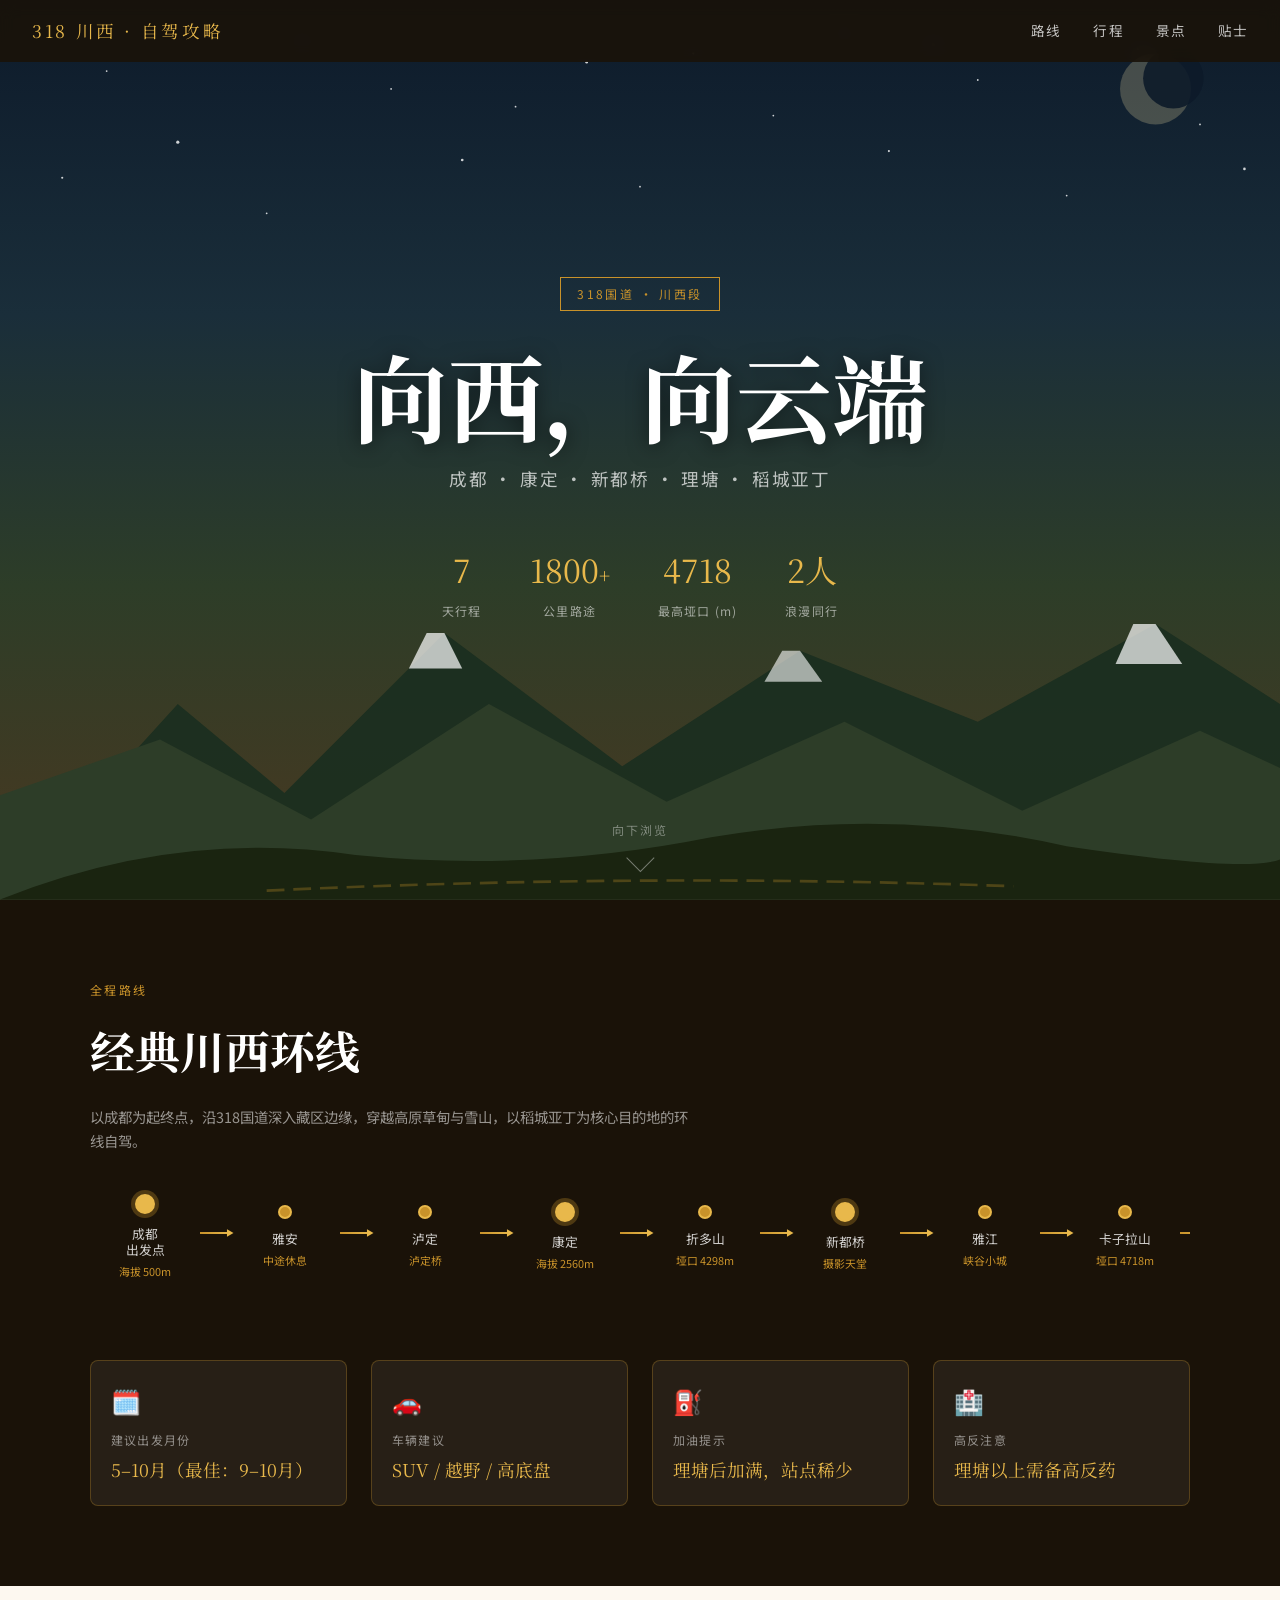
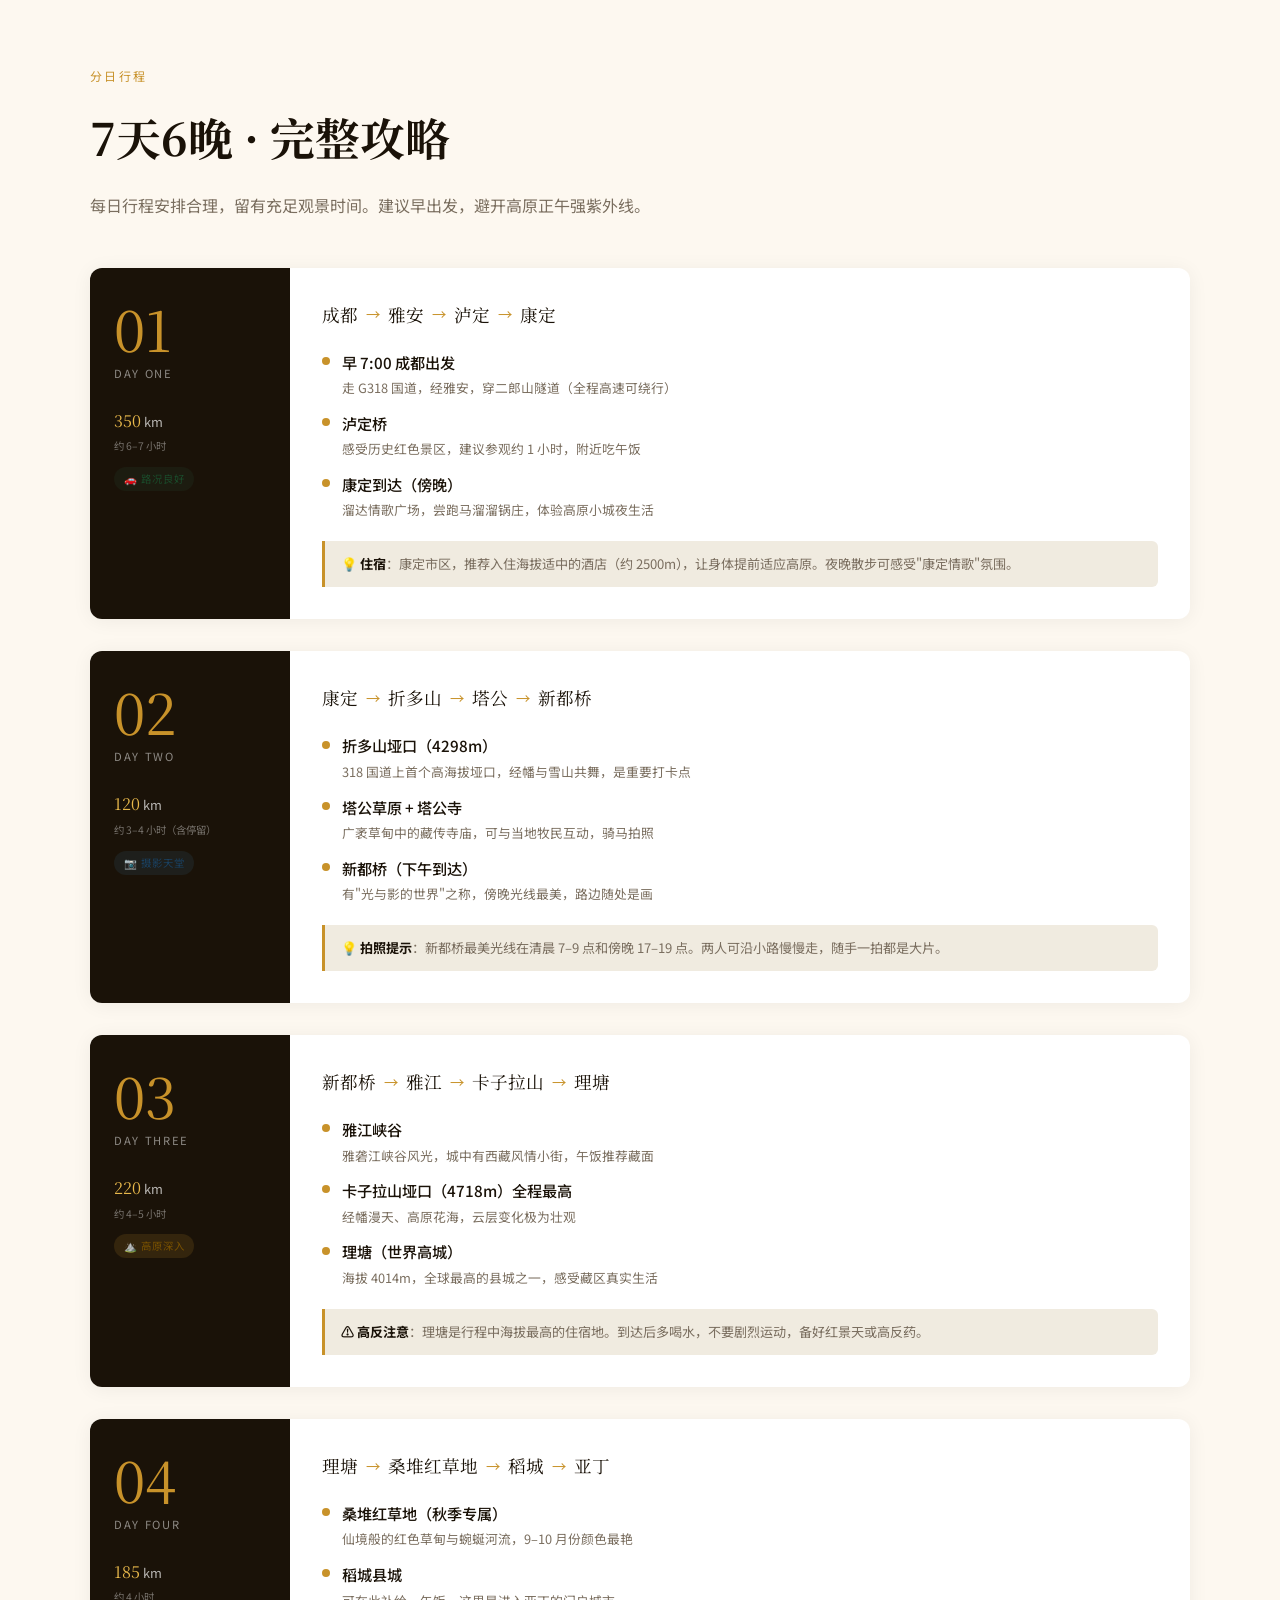
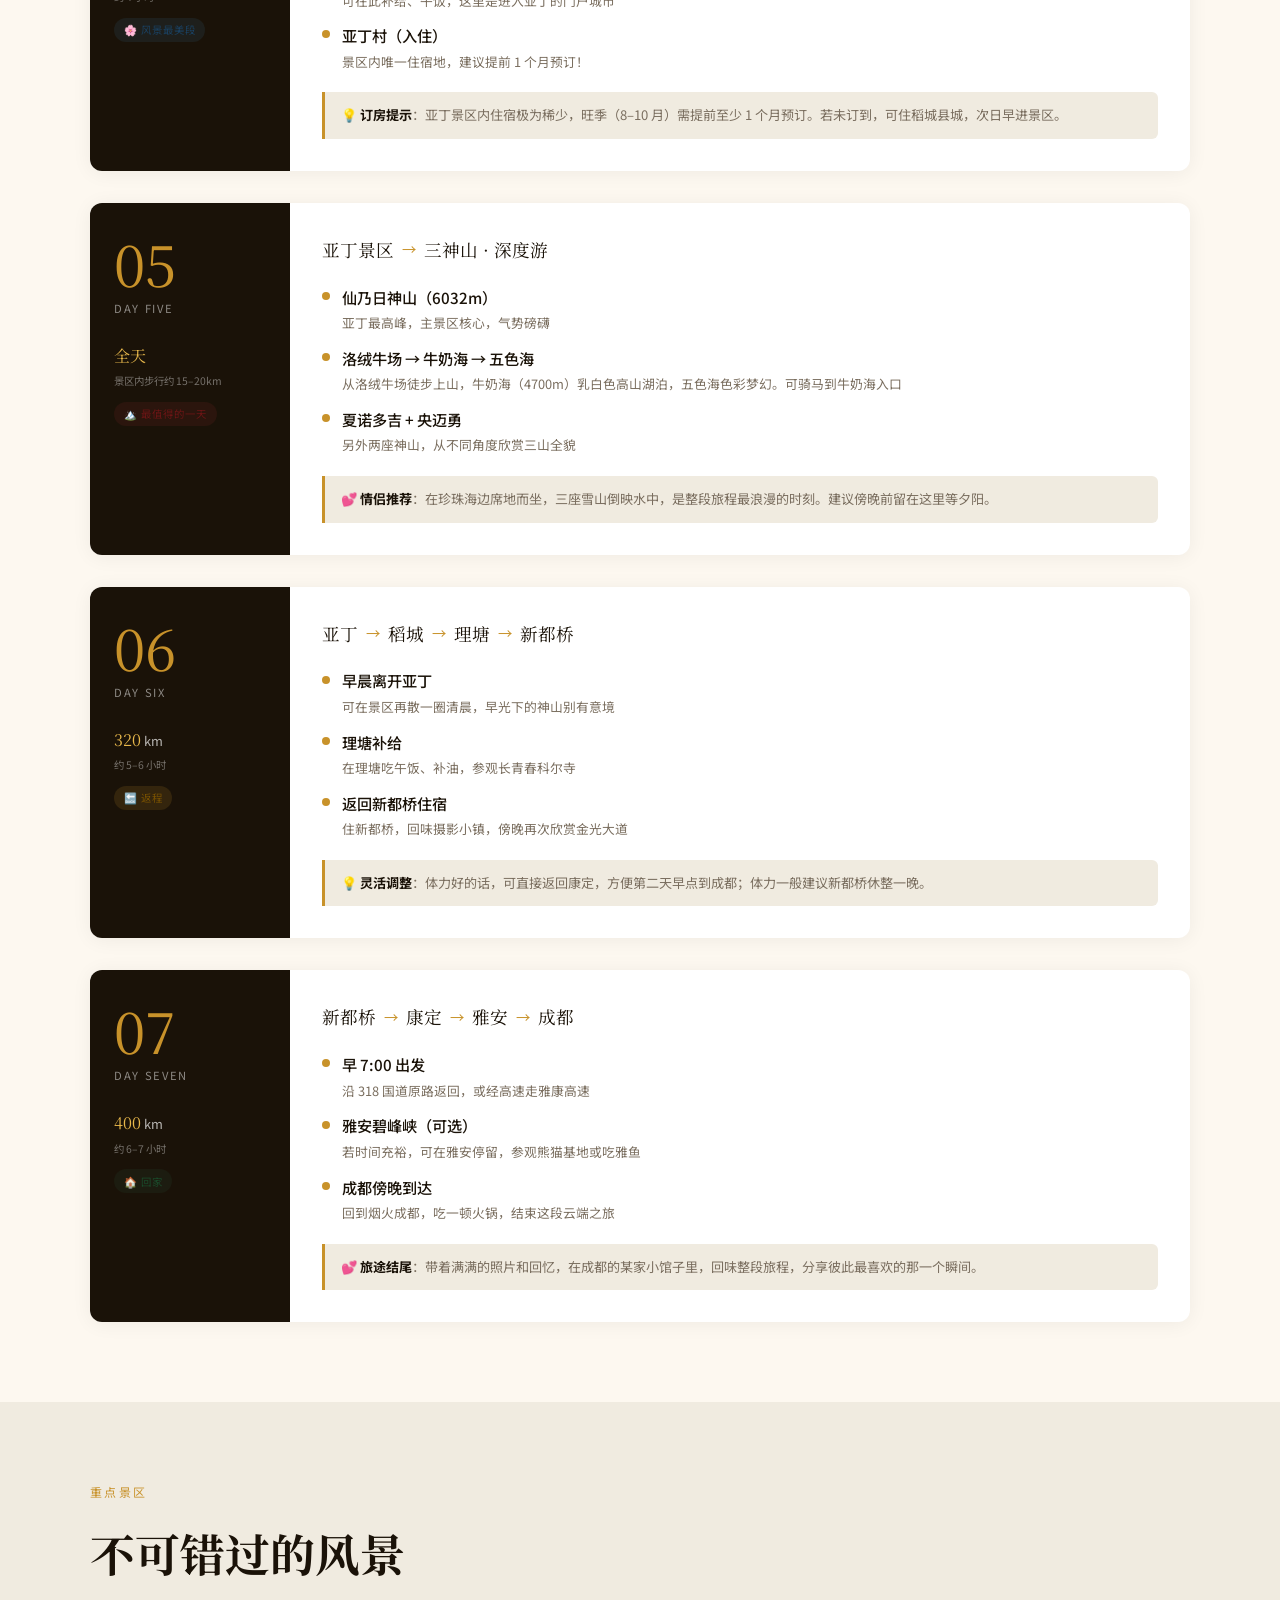
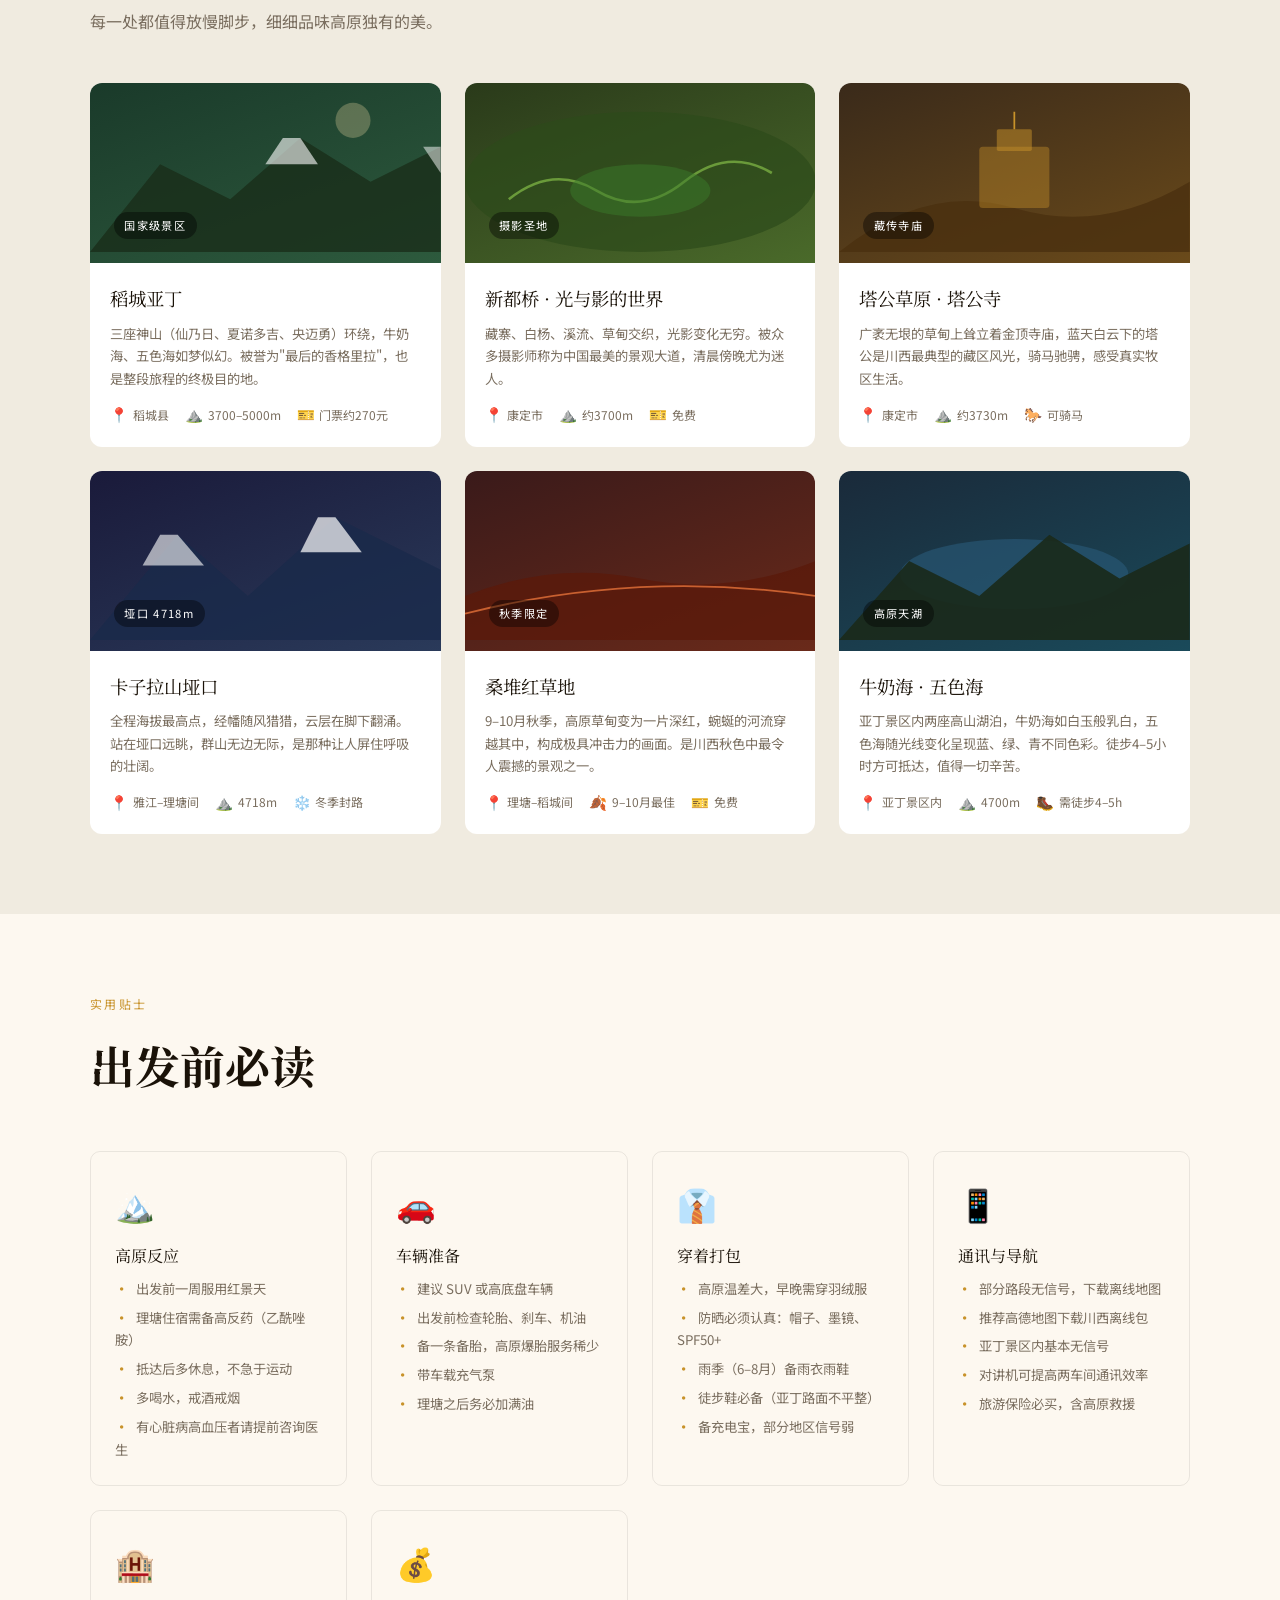
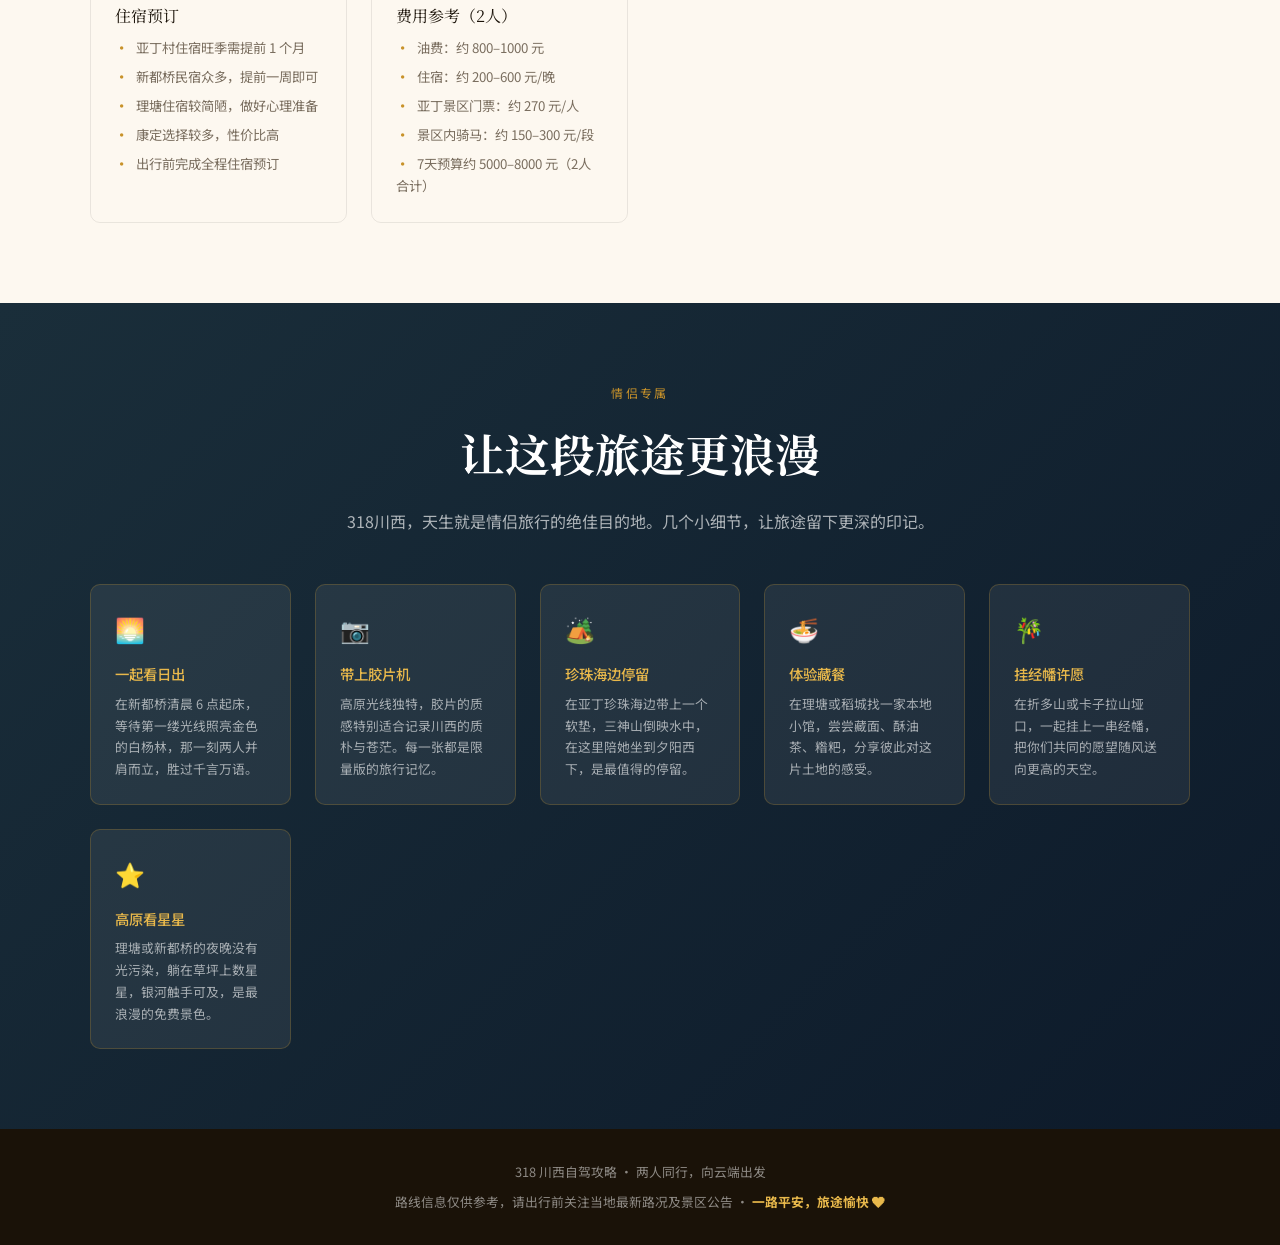
<file: 318-sichuan-guide/index.html>
<!DOCTYPE html>
<html lang="zh-CN">
<head>
  <meta charset="UTF-8">
  <meta name="viewport" content="width=device-width, initial-scale=1.0">
  <title>318川西 · 自驾攻略</title>
  <meta name="description" content="成都出发，沿318国道穿越川西高原，7天6晚情侣自驾路线攻略。">
  <link rel="preconnect" href="https://fonts.googleapis.com">
  <link rel="preconnect" href="https://fonts.gstatic.com" crossorigin>
  <link href="https://fonts.googleapis.com/css2?family=Noto+Serif+SC:wght@400;600;700&family=Noto+Sans+SC:wght@300;400;500&display=swap" rel="stylesheet">
  <link rel="stylesheet" href="css/style.css">
</head>
<body>

<!-- ========== NAVIGATION ========== -->
<nav>
  <div class="nav-logo">318 川西 · 自驾攻略</div>
  <div class="nav-links">
    <a href="#route">路线</a>
    <a href="#itinerary">行程</a>
    <a href="#highlights">景点</a>
    <a href="#tips">贴士</a>
  </div>
</nav>

<!-- ========== HERO ========== -->
<section class="hero">
  <div class="hero-bg"></div>

  <!-- Stars -->
  <svg class="hero-stars" viewBox="0 0 1440 900" preserveAspectRatio="xMidYMid slice" xmlns="http://www.w3.org/2000/svg" aria-hidden="true">
    <g fill="white" opacity="0.8">
      <circle cx="120" cy="80"  r="1"/><circle cx="340" cy="45"  r="1.5"/><circle cx="580" cy="120" r="1"/>
      <circle cx="780" cy="60"  r="1.2"/><circle cx="950" cy="35" r="1.5"/><circle cx="1100" cy="90" r="1"/>
      <circle cx="1280" cy="55" r="1.2"/><circle cx="200" cy="160" r="1.8"/><circle cx="440" cy="100" r="1"/>
      <circle cx="660" cy="70"  r="1.5"/><circle cx="870" cy="130" r="1"/><circle cx="1050" cy="50" r="1.8"/>
      <circle cx="1350" cy="140" r="1"/><circle cx="70" cy="200" r="1.2"/><circle cx="300" cy="240" r="1"/>
      <circle cx="520" cy="180" r="1.5"/><circle cx="720" cy="210" r="1"/><circle cx="1000" cy="170" r="1.2"/>
      <circle cx="1200" cy="220" r="1"/><circle cx="1400" cy="190" r="1.5"/>
    </g>
    <!-- Moon -->
    <circle cx="1300" cy="100" r="40" fill="#e8d5a0" opacity="0.25"/>
    <circle cx="1320" cy="88"  r="34" fill="#0d1a2a"  opacity="0.9"/>
  </svg>

  <!-- Mountain silhouette -->
  <svg class="hero-mountains" viewBox="0 0 1440 400" preserveAspectRatio="xMidYMax slice" xmlns="http://www.w3.org/2000/svg" aria-hidden="true">
    <polygon points="0,400 200,180 320,280 500,100 700,250 900,120 1100,200 1300,90 1440,180 1440,400" fill="#1a2e20" opacity="0.9"/>
    <!-- Snow caps -->
    <polygon points="480,100 500,100 520,140 460,140" fill="white" opacity="0.7"/>
    <polygon points="880,120 900,120 925,155 860,155" fill="white" opacity="0.6"/>
    <polygon points="1275,90 1300,90 1330,135 1255,135" fill="white" opacity="0.7"/>
    <!-- Mid layer -->
    <polygon points="0,400 -50,300 180,220 350,310 550,180 750,290 950,200 1150,300 1350,210 1500,280 1440,400" fill="#2d3d28"/>
    <!-- Foreground -->
    <path d="M0,400 Q200,320 400,350 Q600,370 800,330 Q1000,295 1200,340 Q1400,370 1440,355 L1440,400Z" fill="#1a2410"/>
    <!-- Road hint -->
    <path d="M300,390 Q720,370 1140,385" stroke="rgba(200,146,42,0.3)" stroke-width="3" fill="none" stroke-dasharray="20,10"/>
  </svg>

  <div class="hero-content">
    <div class="hero-tag">318国道 · 川西段</div>
    <h1 class="hero-title">向西，向云端</h1>
    <p class="hero-sub">成都 · 康定 · 新都桥 · 理塘 · 稻城亚丁</p>
    <div class="hero-stats">
      <div class="hero-stat"><span class="num">7</span><span class="lbl">天行程</span></div>
      <div class="hero-stat"><span class="num">1800<small style="font-size:1.2rem">+</small></span><span class="lbl">公里路途</span></div>
      <div class="hero-stat"><span class="num">4718</span><span class="lbl">最高垭口 (m)</span></div>
      <div class="hero-stat"><span class="num">2人</span><span class="lbl">浪漫同行</span></div>
    </div>
  </div>

  <div class="scroll-hint" aria-hidden="true">
    <span>向下浏览</span>
    <div class="scroll-arrow"></div>
  </div>
</section>

<!-- ========== ROUTE ========== -->
<section class="route-section" id="route">
  <div class="container">
    <div class="section-label">全程路线</div>
    <h2 class="section-title">经典川西环线</h2>
    <p style="color:rgba(255,255,255,0.55);max-width:600px;margin-bottom:.5rem;font-size:.9rem">
      以成都为起终点，沿318国道深入藏区边缘，穿越高原草甸与雪山，以稻城亚丁为核心目的地的环线自驾。
    </p>

    <div class="route-map">
      <div class="route-line">
        <div class="route-stop"><div class="dot major"></div><div class="name">成都<br>出发点</div><div class="alt">海拔 500m</div></div>
        <div class="route-connector"></div>
        <div class="route-stop"><div class="dot"></div><div class="name">雅安</div><div class="alt">中途休息</div></div>
        <div class="route-connector"></div>
        <div class="route-stop"><div class="dot"></div><div class="name">泸定</div><div class="alt">泸定桥</div></div>
        <div class="route-connector"></div>
        <div class="route-stop"><div class="dot major"></div><div class="name">康定</div><div class="alt">海拔 2560m</div></div>
        <div class="route-connector"></div>
        <div class="route-stop"><div class="dot"></div><div class="name">折多山</div><div class="alt">垭口 4298m</div></div>
        <div class="route-connector"></div>
        <div class="route-stop"><div class="dot major"></div><div class="name">新都桥</div><div class="alt">摄影天堂</div></div>
        <div class="route-connector"></div>
        <div class="route-stop"><div class="dot"></div><div class="name">雅江</div><div class="alt">峡谷小城</div></div>
        <div class="route-connector"></div>
        <div class="route-stop"><div class="dot"></div><div class="name">卡子拉山</div><div class="alt">垭口 4718m</div></div>
        <div class="route-connector"></div>
        <div class="route-stop"><div class="dot major"></div><div class="name">理塘</div><div class="alt">海拔 4014m</div></div>
        <div class="route-connector"></div>
        <div class="route-stop"><div class="dot"></div><div class="name">桑堆</div><div class="alt">红草地</div></div>
        <div class="route-connector"></div>
        <div class="route-stop"><div class="dot"></div><div class="name">稻城</div><div class="alt">小城休整</div></div>
        <div class="route-connector"></div>
        <div class="route-stop"><div class="dot major"></div><div class="name" style="color:var(--gold-light)">亚丁</div><div class="alt" style="color:var(--gold)">核心景区</div></div>
      </div>

      <div class="route-info-grid">
        <div class="route-info-card"><div class="ri-icon">🗓️</div><div class="ri-label">建议出发月份</div><div class="ri-value">5–10月（最佳：9–10月）</div></div>
        <div class="route-info-card"><div class="ri-icon">🚗</div><div class="ri-label">车辆建议</div><div class="ri-value">SUV / 越野 / 高底盘</div></div>
        <div class="route-info-card"><div class="ri-icon">⛽</div><div class="ri-label">加油提示</div><div class="ri-value">理塘后加满，站点稀少</div></div>
        <div class="route-info-card"><div class="ri-icon">🏥</div><div class="ri-label">高反注意</div><div class="ri-value">理塘以上需备高反药</div></div>
      </div>
    </div>
  </div>
</section>

<!-- ========== ITINERARY ========== -->
<section id="itinerary">
  <div class="container">
    <div class="section-label">分日行程</div>
    <h2 class="section-title">7天6晚 · 完整攻略</h2>
    <p class="section-desc">每日行程安排合理，留有充足观景时间。建议早出发，避开高原正午强紫外线。</p>

    <div class="days-grid">

      <!-- Day 1 -->
      <article class="day-card">
        <div class="day-sidebar">
          <div><div class="day-num">01</div><div class="day-label">DAY ONE</div></div>
          <div>
            <div class="day-dist"><span>350</span> km</div>
            <div class="day-km">约 6–7 小时</div>
            <div class="day-badge badge-easy" style="margin-top:.75rem">🚗 路况良好</div>
          </div>
        </div>
        <div class="day-content">
          <div class="day-route">
            <span class="city">成都</span><span class="arrow">→</span>
            <span class="city">雅安</span><span class="arrow">→</span>
            <span class="city">泸定</span><span class="arrow">→</span>
            <span class="city">康定</span>
          </div>
          <div class="day-stops">
            <div class="stop-item"><div class="stop-dot"></div><div class="stop-info"><div class="stop-name">早 7:00 成都出发</div><div class="stop-desc">走 G318 国道，经雅安，穿二郎山隧道（全程高速可绕行）</div></div></div>
            <div class="stop-item"><div class="stop-dot"></div><div class="stop-info"><div class="stop-name">泸定桥</div><div class="stop-desc">感受历史红色景区，建议参观约 1 小时，附近吃午饭</div></div></div>
            <div class="stop-item"><div class="stop-dot"></div><div class="stop-info"><div class="stop-name">康定到达（傍晚）</div><div class="stop-desc">溜达情歌广场，尝跑马溜溜锅庄，体验高原小城夜生活</div></div></div>
          </div>
          <div class="day-tip"><strong>💡 住宿</strong>：康定市区，推荐入住海拔适中的酒店（约 2500m），让身体提前适应高原。夜晚散步可感受"康定情歌"氛围。</div>
        </div>
      </article>

      <!-- Day 2 -->
      <article class="day-card">
        <div class="day-sidebar">
          <div><div class="day-num">02</div><div class="day-label">DAY TWO</div></div>
          <div>
            <div class="day-dist"><span>120</span> km</div>
            <div class="day-km">约 3–4 小时（含停留）</div>
            <div class="day-badge badge-scenic" style="margin-top:.75rem">📷 摄影天堂</div>
          </div>
        </div>
        <div class="day-content">
          <div class="day-route">
            <span class="city">康定</span><span class="arrow">→</span>
            <span class="city">折多山</span><span class="arrow">→</span>
            <span class="city">塔公</span><span class="arrow">→</span>
            <span class="city">新都桥</span>
          </div>
          <div class="day-stops">
            <div class="stop-item"><div class="stop-dot"></div><div class="stop-info"><div class="stop-name">折多山垭口（4298m）</div><div class="stop-desc">318 国道上首个高海拔垭口，经幡与雪山共舞，是重要打卡点</div></div></div>
            <div class="stop-item"><div class="stop-dot"></div><div class="stop-info"><div class="stop-name">塔公草原 + 塔公寺</div><div class="stop-desc">广袤草甸中的藏传寺庙，可与当地牧民互动，骑马拍照</div></div></div>
            <div class="stop-item"><div class="stop-dot"></div><div class="stop-info"><div class="stop-name">新都桥（下午到达）</div><div class="stop-desc">有"光与影的世界"之称，傍晚光线最美，路边随处是画</div></div></div>
          </div>
          <div class="day-tip"><strong>💡 拍照提示</strong>：新都桥最美光线在清晨 7–9 点和傍晚 17–19 点。两人可沿小路慢慢走，随手一拍都是大片。</div>
        </div>
      </article>

      <!-- Day 3 -->
      <article class="day-card">
        <div class="day-sidebar">
          <div><div class="day-num">03</div><div class="day-label">DAY THREE</div></div>
          <div>
            <div class="day-dist"><span>220</span> km</div>
            <div class="day-km">约 4–5 小时</div>
            <div class="day-badge badge-moderate" style="margin-top:.75rem">⛰️ 高原深入</div>
          </div>
        </div>
        <div class="day-content">
          <div class="day-route">
            <span class="city">新都桥</span><span class="arrow">→</span>
            <span class="city">雅江</span><span class="arrow">→</span>
            <span class="city">卡子拉山</span><span class="arrow">→</span>
            <span class="city">理塘</span>
          </div>
          <div class="day-stops">
            <div class="stop-item"><div class="stop-dot"></div><div class="stop-info"><div class="stop-name">雅江峡谷</div><div class="stop-desc">雅砻江峡谷风光，城中有西藏风情小街，午饭推荐藏面</div></div></div>
            <div class="stop-item"><div class="stop-dot"></div><div class="stop-info"><div class="stop-name">卡子拉山垭口（4718m）全程最高</div><div class="stop-desc">经幡漫天、高原花海，云层变化极为壮观</div></div></div>
            <div class="stop-item"><div class="stop-dot"></div><div class="stop-info"><div class="stop-name">理塘（世界高城）</div><div class="stop-desc">海拔 4014m，全球最高的县城之一，感受藏区真实生活</div></div></div>
          </div>
          <div class="day-tip"><strong>⚠️ 高反注意</strong>：理塘是行程中海拔最高的住宿地。到达后多喝水，不要剧烈运动，备好红景天或高反药。</div>
        </div>
      </article>

      <!-- Day 4 -->
      <article class="day-card">
        <div class="day-sidebar">
          <div><div class="day-num">04</div><div class="day-label">DAY FOUR</div></div>
          <div>
            <div class="day-dist"><span>185</span> km</div>
            <div class="day-km">约 4 小时</div>
            <div class="day-badge badge-scenic" style="margin-top:.75rem">🌸 风景最美段</div>
          </div>
        </div>
        <div class="day-content">
          <div class="day-route">
            <span class="city">理塘</span><span class="arrow">→</span>
            <span class="city">桑堆红草地</span><span class="arrow">→</span>
            <span class="city">稻城</span><span class="arrow">→</span>
            <span class="city">亚丁</span>
          </div>
          <div class="day-stops">
            <div class="stop-item"><div class="stop-dot"></div><div class="stop-info"><div class="stop-name">桑堆红草地（秋季专属）</div><div class="stop-desc">仙境般的红色草甸与蜿蜒河流，9–10 月份颜色最艳</div></div></div>
            <div class="stop-item"><div class="stop-dot"></div><div class="stop-info"><div class="stop-name">稻城县城</div><div class="stop-desc">可在此补给、午饭，这里是进入亚丁的门户城市</div></div></div>
            <div class="stop-item"><div class="stop-dot"></div><div class="stop-info"><div class="stop-name">亚丁村（入住）</div><div class="stop-desc">景区内唯一住宿地，建议提前 1 个月预订！</div></div></div>
          </div>
          <div class="day-tip"><strong>💡 订房提示</strong>：亚丁景区内住宿极为稀少，旺季（8–10 月）需提前至少 1 个月预订。若未订到，可住稻城县城，次日早进景区。</div>
        </div>
      </article>

      <!-- Day 5 -->
      <article class="day-card">
        <div class="day-sidebar">
          <div><div class="day-num">05</div><div class="day-label">DAY FIVE</div></div>
          <div>
            <div class="day-dist"><span>全天</span></div>
            <div class="day-km">景区内步行约 15–20km</div>
            <div class="day-badge badge-hard" style="margin-top:.75rem">🏔️ 最值得的一天</div>
          </div>
        </div>
        <div class="day-content">
          <div class="day-route">
            <span class="city">亚丁景区</span><span class="arrow">→</span>
            <span class="city">三神山 · 深度游</span>
          </div>
          <div class="day-stops">
            <div class="stop-item"><div class="stop-dot"></div><div class="stop-info"><div class="stop-name">仙乃日神山（6032m）</div><div class="stop-desc">亚丁最高峰，主景区核心，气势磅礴</div></div></div>
            <div class="stop-item"><div class="stop-dot"></div><div class="stop-info"><div class="stop-name">洛绒牛场 → 牛奶海 → 五色海</div><div class="stop-desc">从洛绒牛场徒步上山，牛奶海（4700m）乳白色高山湖泊，五色海色彩梦幻。可骑马到牛奶海入口</div></div></div>
            <div class="stop-item"><div class="stop-dot"></div><div class="stop-info"><div class="stop-name">夏诺多吉 + 央迈勇</div><div class="stop-desc">另外两座神山，从不同角度欣赏三山全貌</div></div></div>
          </div>
          <div class="day-tip"><strong>💕 情侣推荐</strong>：在珍珠海边席地而坐，三座雪山倒映水中，是整段旅程最浪漫的时刻。建议傍晚前留在这里等夕阳。</div>
        </div>
      </article>

      <!-- Day 6 -->
      <article class="day-card">
        <div class="day-sidebar">
          <div><div class="day-num">06</div><div class="day-label">DAY SIX</div></div>
          <div>
            <div class="day-dist"><span>320</span> km</div>
            <div class="day-km">约 5–6 小时</div>
            <div class="day-badge badge-moderate" style="margin-top:.75rem">🔙 返程</div>
          </div>
        </div>
        <div class="day-content">
          <div class="day-route">
            <span class="city">亚丁</span><span class="arrow">→</span>
            <span class="city">稻城</span><span class="arrow">→</span>
            <span class="city">理塘</span><span class="arrow">→</span>
            <span class="city">新都桥</span>
          </div>
          <div class="day-stops">
            <div class="stop-item"><div class="stop-dot"></div><div class="stop-info"><div class="stop-name">早晨离开亚丁</div><div class="stop-desc">可在景区再散一圈清晨，早光下的神山别有意境</div></div></div>
            <div class="stop-item"><div class="stop-dot"></div><div class="stop-info"><div class="stop-name">理塘补给</div><div class="stop-desc">在理塘吃午饭、补油，参观长青春科尔寺</div></div></div>
            <div class="stop-item"><div class="stop-dot"></div><div class="stop-info"><div class="stop-name">返回新都桥住宿</div><div class="stop-desc">住新都桥，回味摄影小镇，傍晚再次欣赏金光大道</div></div></div>
          </div>
          <div class="day-tip"><strong>💡 灵活调整</strong>：体力好的话，可直接返回康定，方便第二天早点到成都；体力一般建议新都桥休整一晚。</div>
        </div>
      </article>

      <!-- Day 7 -->
      <article class="day-card">
        <div class="day-sidebar">
          <div><div class="day-num">07</div><div class="day-label">DAY SEVEN</div></div>
          <div>
            <div class="day-dist"><span>400</span> km</div>
            <div class="day-km">约 6–7 小时</div>
            <div class="day-badge badge-easy" style="margin-top:.75rem">🏠 回家</div>
          </div>
        </div>
        <div class="day-content">
          <div class="day-route">
            <span class="city">新都桥</span><span class="arrow">→</span>
            <span class="city">康定</span><span class="arrow">→</span>
            <span class="city">雅安</span><span class="arrow">→</span>
            <span class="city">成都</span>
          </div>
          <div class="day-stops">
            <div class="stop-item"><div class="stop-dot"></div><div class="stop-info"><div class="stop-name">早 7:00 出发</div><div class="stop-desc">沿 318 国道原路返回，或经高速走雅康高速</div></div></div>
            <div class="stop-item"><div class="stop-dot"></div><div class="stop-info"><div class="stop-name">雅安碧峰峡（可选）</div><div class="stop-desc">若时间充裕，可在雅安停留，参观熊猫基地或吃雅鱼</div></div></div>
            <div class="stop-item"><div class="stop-dot"></div><div class="stop-info"><div class="stop-name">成都傍晚到达</div><div class="stop-desc">回到烟火成都，吃一顿火锅，结束这段云端之旅</div></div></div>
          </div>
          <div class="day-tip"><strong>💕 旅途结尾</strong>：带着满满的照片和回忆，在成都的某家小馆子里，回味整段旅程，分享彼此最喜欢的那一个瞬间。</div>
        </div>
      </article>

    </div>
  </div>
</section>

<!-- ========== HIGHLIGHTS ========== -->
<section class="highlights-section" id="highlights">
  <div class="container">
    <div class="section-label">重点景区</div>
    <h2 class="section-title">不可错过的风景</h2>
    <p class="section-desc">每一处都值得放慢脚步，细细品味高原独有的美。</p>

    <div class="highlights-grid">

      <div class="highlight-card">
        <div class="highlight-header" style="background:linear-gradient(160deg,#1a3a2a,#2d5a3d)">
          <svg viewBox="0 0 400 180" xmlns="http://www.w3.org/2000/svg" aria-hidden="true">
            <polygon points="0,180 80,80 160,120 240,50 320,100 400,60 400,180" fill="#1a2e1a" opacity="0.8"/>
            <polygon points="220,50 240,50 260,80 200,80" fill="white" opacity="0.6"/>
            <polygon points="380,60 400,60 400,90" fill="white" opacity="0.5"/>
            <circle cx="300" cy="30" r="20" fill="#e8d5a0" opacity="0.3"/>
          </svg>
          <span class="highlight-tag">国家级景区</span>
        </div>
        <div class="highlight-body">
          <div class="highlight-name">稻城亚丁</div>
          <div class="highlight-desc">三座神山（仙乃日、夏诺多吉、央迈勇）环绕，牛奶海、五色海如梦似幻。被誉为"最后的香格里拉"，也是整段旅程的终极目的地。</div>
          <div class="highlight-meta">
            <span class="h-meta-item"><span class="h-meta-icon">📍</span>稻城县</span>
            <span class="h-meta-item"><span class="h-meta-icon">⛰️</span>3700–5000m</span>
            <span class="h-meta-item"><span class="h-meta-icon">🎫</span>门票约270元</span>
          </div>
        </div>
      </div>

      <div class="highlight-card">
        <div class="highlight-header" style="background:linear-gradient(160deg,#2a3a1a,#4a6a2a)">
          <svg viewBox="0 0 400 180" xmlns="http://www.w3.org/2000/svg" aria-hidden="true">
            <ellipse cx="200" cy="100" rx="200" ry="80" fill="#2d4a1a" opacity="0.7"/>
            <path d="M50,120 Q100,80 150,110 Q200,140 250,100 Q300,60 350,90" stroke="#6a9a3a" stroke-width="3" fill="none"/>
            <ellipse cx="200" cy="110" rx="80" ry="30" fill="#3a7a2a" opacity="0.5"/>
          </svg>
          <span class="highlight-tag">摄影圣地</span>
        </div>
        <div class="highlight-body">
          <div class="highlight-name">新都桥 · 光与影的世界</div>
          <div class="highlight-desc">藏寨、白杨、溪流、草甸交织，光影变化无穷。被众多摄影师称为中国最美的景观大道，清晨傍晚尤为迷人。</div>
          <div class="highlight-meta">
            <span class="h-meta-item"><span class="h-meta-icon">📍</span>康定市</span>
            <span class="h-meta-item"><span class="h-meta-icon">⛰️</span>约3700m</span>
            <span class="h-meta-item"><span class="h-meta-icon">🎫</span>免费</span>
          </div>
        </div>
      </div>

      <div class="highlight-card">
        <div class="highlight-header" style="background:linear-gradient(160deg,#3a2a1a,#6a4a1a)">
          <svg viewBox="0 0 400 180" xmlns="http://www.w3.org/2000/svg" aria-hidden="true">
            <path d="M0,180 Q100,100 200,130 Q300,160 400,100 L400,180Z" fill="#4a3010" opacity="0.8"/>
            <rect x="160" y="60" width="80" height="70" rx="4" fill="#c8922a" opacity="0.4"/>
            <rect x="180" y="40" width="40" height="25" rx="2" fill="#c8922a" opacity="0.5"/>
            <line x1="200" y1="20" x2="200" y2="40" stroke="#c8922a" stroke-width="2"/>
          </svg>
          <span class="highlight-tag">藏传寺庙</span>
        </div>
        <div class="highlight-body">
          <div class="highlight-name">塔公草原 · 塔公寺</div>
          <div class="highlight-desc">广袤无垠的草甸上耸立着金顶寺庙，蓝天白云下的塔公是川西最典型的藏区风光，骑马驰骋，感受真实牧区生活。</div>
          <div class="highlight-meta">
            <span class="h-meta-item"><span class="h-meta-icon">📍</span>康定市</span>
            <span class="h-meta-item"><span class="h-meta-icon">⛰️</span>约3730m</span>
            <span class="h-meta-item"><span class="h-meta-icon">🐎</span>可骑马</span>
          </div>
        </div>
      </div>

      <div class="highlight-card">
        <div class="highlight-header" style="background:linear-gradient(160deg,#1a1a3a,#2a3a5a)">
          <svg viewBox="0 0 400 180" xmlns="http://www.w3.org/2000/svg" aria-hidden="true">
            <polygon points="0,180 100,60 180,130 280,40 400,100 400,180" fill="#1a2a4a" opacity="0.8"/>
            <polygon points="260,40 280,40 310,80 240,80" fill="white" opacity="0.7"/>
            <polygon points="80,60 100,60 130,95 60,95" fill="white" opacity="0.6"/>
          </svg>
          <span class="highlight-tag">垭口 4718m</span>
        </div>
        <div class="highlight-body">
          <div class="highlight-name">卡子拉山垭口</div>
          <div class="highlight-desc">全程海拔最高点，经幡随风猎猎，云层在脚下翻涌。站在垭口远眺，群山无边无际，是那种让人屏住呼吸的壮阔。</div>
          <div class="highlight-meta">
            <span class="h-meta-item"><span class="h-meta-icon">📍</span>雅江–理塘间</span>
            <span class="h-meta-item"><span class="h-meta-icon">⛰️</span>4718m</span>
            <span class="h-meta-item"><span class="h-meta-icon">❄️</span>冬季封路</span>
          </div>
        </div>
      </div>

      <div class="highlight-card">
        <div class="highlight-header" style="background:linear-gradient(160deg,#3a1a1a,#6a2a1a)">
          <svg viewBox="0 0 400 180" xmlns="http://www.w3.org/2000/svg" aria-hidden="true">
            <path d="M0,130 Q100,90 200,110 Q300,130 400,90 L400,180 L0,180Z" fill="#5a1a0a" opacity="0.8"/>
            <path d="M0,150 Q200,100 400,130" stroke="#c86030" stroke-width="2" fill="none"/>
          </svg>
          <span class="highlight-tag">秋季限定</span>
        </div>
        <div class="highlight-body">
          <div class="highlight-name">桑堆红草地</div>
          <div class="highlight-desc">9–10月秋季，高原草甸变为一片深红，蜿蜒的河流穿越其中，构成极具冲击力的画面。是川西秋色中最令人震撼的景观之一。</div>
          <div class="highlight-meta">
            <span class="h-meta-item"><span class="h-meta-icon">📍</span>理塘–稻城间</span>
            <span class="h-meta-item"><span class="h-meta-icon">🍂</span>9–10月最佳</span>
            <span class="h-meta-item"><span class="h-meta-icon">🎫</span>免费</span>
          </div>
        </div>
      </div>

      <div class="highlight-card">
        <div class="highlight-header" style="background:linear-gradient(160deg,#1a2a3a,#1a4a5a)">
          <svg viewBox="0 0 400 180" xmlns="http://www.w3.org/2000/svg" aria-hidden="true">
            <ellipse cx="200" cy="105" rx="130" ry="40" fill="#2a5a7a" opacity="0.6"/>
            <polygon points="0,180 80,90 160,130 240,60 320,110 400,70 400,180" fill="#1a2a1a" opacity="0.9"/>
          </svg>
          <span class="highlight-tag">高原天湖</span>
        </div>
        <div class="highlight-body">
          <div class="highlight-name">牛奶海 · 五色海</div>
          <div class="highlight-desc">亚丁景区内两座高山湖泊，牛奶海如白玉般乳白，五色海随光线变化呈现蓝、绿、青不同色彩。徒步4–5小时方可抵达，值得一切辛苦。</div>
          <div class="highlight-meta">
            <span class="h-meta-item"><span class="h-meta-icon">📍</span>亚丁景区内</span>
            <span class="h-meta-item"><span class="h-meta-icon">⛰️</span>4700m</span>
            <span class="h-meta-item"><span class="h-meta-icon">🥾</span>需徒步4–5h</span>
          </div>
        </div>
      </div>

    </div>
  </div>
</section>

<!-- ========== TIPS ========== -->
<section id="tips">
  <div class="container">
    <div class="section-label">实用贴士</div>
    <h2 class="section-title">出发前必读</h2>
    <div class="tips-grid">
      <div class="tip-card">
        <div class="tip-icon">🏔️</div>
        <div class="tip-title">高原反应</div>
        <ul class="tip-list">
          <li>出发前一周服用红景天</li>
          <li>理塘住宿需备高反药（乙酰唑胺）</li>
          <li>抵达后多休息，不急于运动</li>
          <li>多喝水，戒酒戒烟</li>
          <li>有心脏病高血压者请提前咨询医生</li>
        </ul>
      </div>
      <div class="tip-card">
        <div class="tip-icon">🚗</div>
        <div class="tip-title">车辆准备</div>
        <ul class="tip-list">
          <li>建议 SUV 或高底盘车辆</li>
          <li>出发前检查轮胎、刹车、机油</li>
          <li>备一条备胎，高原爆胎服务稀少</li>
          <li>带车载充气泵</li>
          <li>理塘之后务必加满油</li>
        </ul>
      </div>
      <div class="tip-card">
        <div class="tip-icon">👔</div>
        <div class="tip-title">穿着打包</div>
        <ul class="tip-list">
          <li>高原温差大，早晚需穿羽绒服</li>
          <li>防晒必须认真：帽子、墨镜、SPF50+</li>
          <li>雨季（6–8月）备雨衣雨鞋</li>
          <li>徒步鞋必备（亚丁路面不平整）</li>
          <li>备充电宝，部分地区信号弱</li>
        </ul>
      </div>
      <div class="tip-card">
        <div class="tip-icon">📱</div>
        <div class="tip-title">通讯与导航</div>
        <ul class="tip-list">
          <li>部分路段无信号，下载离线地图</li>
          <li>推荐高德地图下载川西离线包</li>
          <li>亚丁景区内基本无信号</li>
          <li>对讲机可提高两车间通讯效率</li>
          <li>旅游保险必买，含高原救援</li>
        </ul>
      </div>
      <div class="tip-card">
        <div class="tip-icon">🏨</div>
        <div class="tip-title">住宿预订</div>
        <ul class="tip-list">
          <li>亚丁村住宿旺季需提前 1 个月</li>
          <li>新都桥民宿众多，提前一周即可</li>
          <li>理塘住宿较简陋，做好心理准备</li>
          <li>康定选择较多，性价比高</li>
          <li>出行前完成全程住宿预订</li>
        </ul>
      </div>
      <div class="tip-card">
        <div class="tip-icon">💰</div>
        <div class="tip-title">费用参考（2人）</div>
        <ul class="tip-list">
          <li>油费：约 800–1000 元</li>
          <li>住宿：约 200–600 元/晚</li>
          <li>亚丁景区门票：约 270 元/人</li>
          <li>景区内骑马：约 150–300 元/段</li>
          <li>7天预算约 5000–8000 元（2人合计）</li>
        </ul>
      </div>
    </div>
  </div>
</section>

<!-- ========== COUPLE SECTION ========== -->
<section class="couple-section">
  <div class="container">
    <div class="section-label" style="color:var(--gold)">情侣专属</div>
    <h2 class="section-title">让这段旅途更浪漫</h2>
    <p class="section-desc">318川西，天生就是情侣旅行的绝佳目的地。几个小细节，让旅途留下更深的印记。</p>
    <div class="couple-tips">
      <div class="couple-tip"><div class="ct-emoji">🌅</div><div class="ct-title">一起看日出</div><div class="ct-desc">在新都桥清晨 6 点起床，等待第一缕光线照亮金色的白杨林，那一刻两人并肩而立，胜过千言万语。</div></div>
      <div class="couple-tip"><div class="ct-emoji">📷</div><div class="ct-title">带上胶片机</div><div class="ct-desc">高原光线独特，胶片的质感特别适合记录川西的质朴与苍茫。每一张都是限量版的旅行记忆。</div></div>
      <div class="couple-tip"><div class="ct-emoji">🏕️</div><div class="ct-title">珍珠海边停留</div><div class="ct-desc">在亚丁珍珠海边带上一个软垫，三神山倒映水中，在这里陪她坐到夕阳西下，是最值得的停留。</div></div>
      <div class="couple-tip"><div class="ct-emoji">🍜</div><div class="ct-title">体验藏餐</div><div class="ct-desc">在理塘或稻城找一家本地小馆，尝尝藏面、酥油茶、糌粑，分享彼此对这片土地的感受。</div></div>
      <div class="couple-tip"><div class="ct-emoji">🎋</div><div class="ct-title">挂经幡许愿</div><div class="ct-desc">在折多山或卡子拉山垭口，一起挂上一串经幡，把你们共同的愿望随风送向更高的天空。</div></div>
      <div class="couple-tip"><div class="ct-emoji">⭐</div><div class="ct-title">高原看星星</div><div class="ct-desc">理塘或新都桥的夜晚没有光污染，躺在草坪上数星星，银河触手可及，是最浪漫的免费景色。</div></div>
    </div>
  </div>
</section>

<!-- ========== FOOTER ========== -->
<footer>
  <p>318 川西自驾攻略 · 两人同行，向云端出发</p>
  <p style="margin-top:.5rem">路线信息仅供参考，请出行前关注当地最新路况及景区公告 · <strong>一路平安，旅途愉快 ❤</strong></p>
</footer>

<script src="js/main.js"></script>
</body>
</html>
</file>
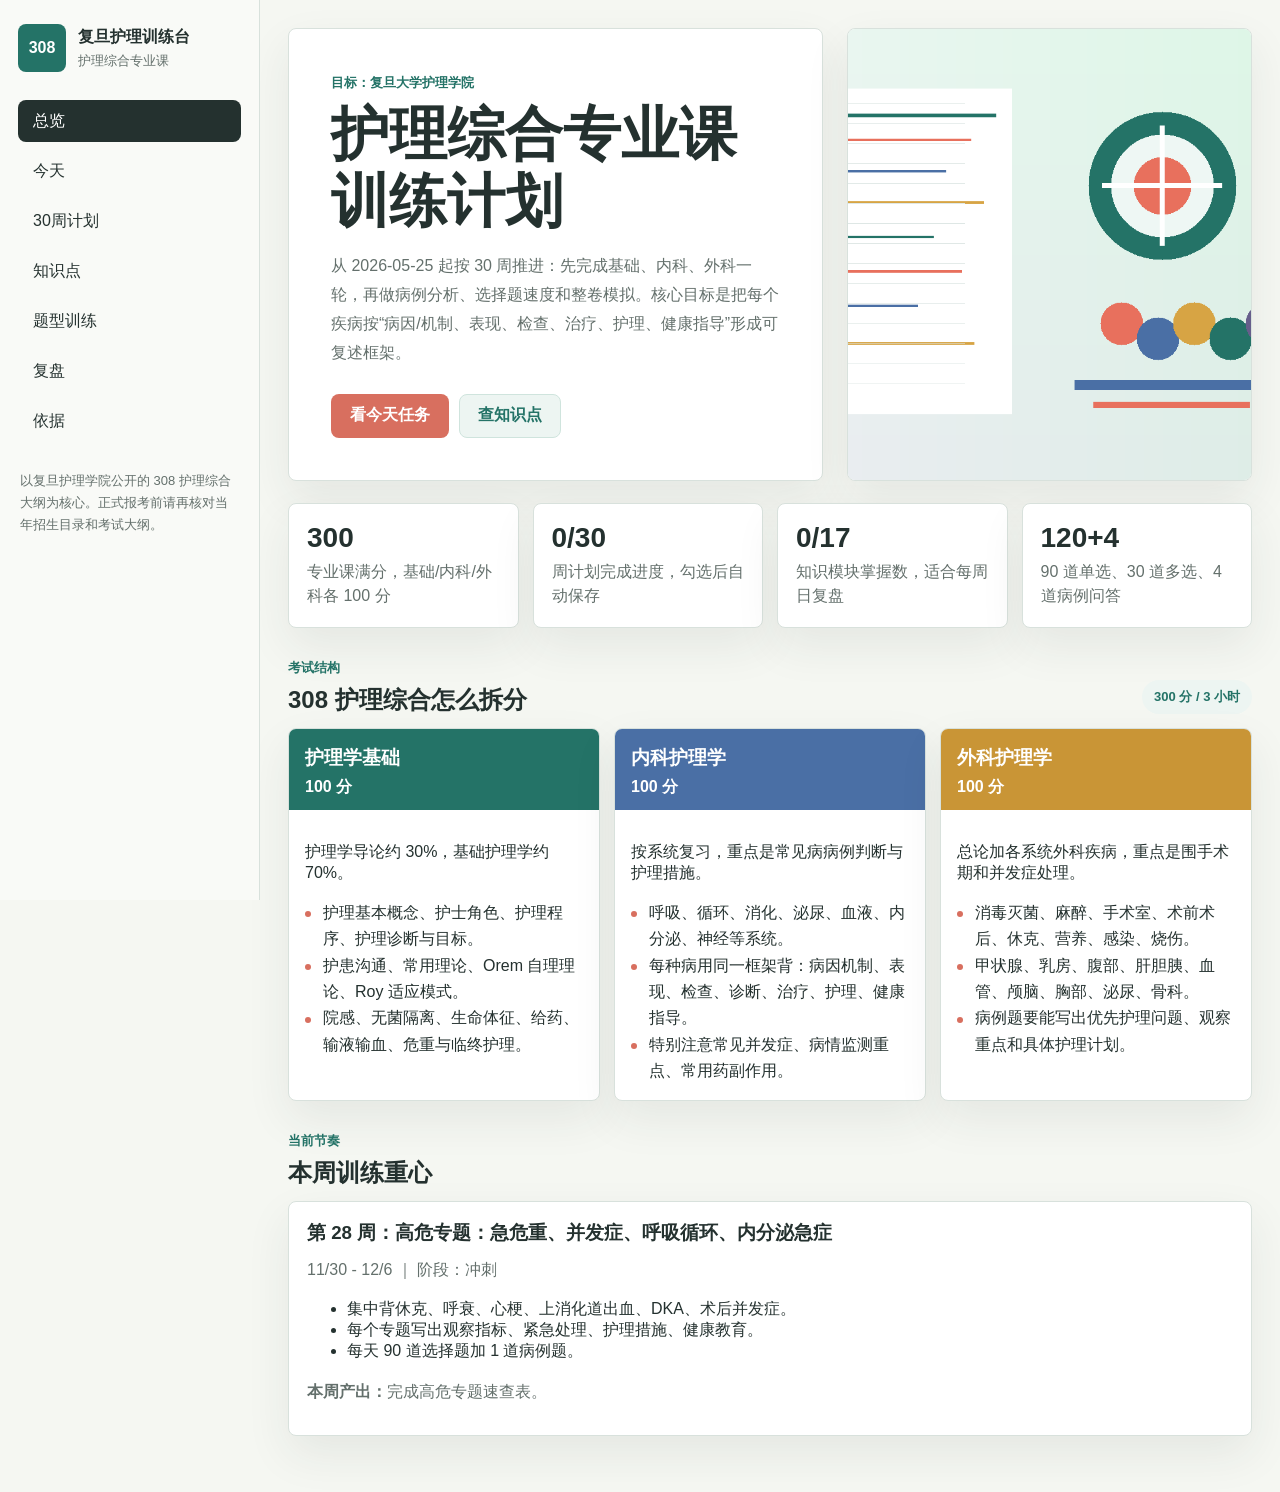
<file: fudan-nursing-308-study-site/index.html>
<!doctype html>
<html lang="zh-CN">
  <head>
    <meta charset="utf-8" />
    <meta name="viewport" content="width=device-width, initial-scale=1" />
    <title>复旦护理 308 训练台</title>
    <link rel="stylesheet" href="styles.css" />
  </head>
  <body>
    <div class="app-shell">
      <aside class="sidebar" aria-label="主导航">
        <div class="brand">
          <span class="brand-mark">308</span>
          <div>
            <strong>复旦护理训练台</strong>
            <small>护理综合专业课</small>
          </div>
        </div>
        <nav class="nav-list">
          <button class="nav-button active" data-view="dashboard">总览</button>
          <button class="nav-button" data-view="today">今天</button>
          <button class="nav-button" data-view="plan">30周计划</button>
          <button class="nav-button" data-view="knowledge">知识点</button>
          <button class="nav-button" data-view="practice">题型训练</button>
          <button class="nav-button" data-view="review">复盘</button>
          <button class="nav-button" data-view="sources">依据</button>
        </nav>
        <p class="sidebar-note">
          以复旦护理学院公开的 308 护理综合大纲为核心。正式报考前请再核对当年招生目录和考试大纲。
        </p>
      </aside>

      <main class="main-content">
        <section id="dashboard" class="view active" aria-labelledby="dashboard-title">
          <div class="top-band">
            <div class="hero-copy">
              <span class="eyebrow">目标：复旦大学护理学院</span>
              <h1 id="dashboard-title">护理综合专业课训练计划</h1>
              <p>
                从 2026-05-25 起按 30 周推进：先完成基础、内科、外科一轮，再做病例分析、选择题速度和整卷模拟。核心目标是把每个疾病按“病因/机制、表现、检查、治疗、护理、健康指导”形成可复述框架。
              </p>
              <div class="hero-actions">
                <button class="primary-action" data-jump="today">看今天任务</button>
                <button class="secondary-action" data-jump="knowledge">查知识点</button>
              </div>
            </div>
            <figure class="hero-visual">
              <img src="assets/study-visual.png" alt="护理综合复习视觉图：笔记、医学十字与知识节点" />
            </figure>
          </div>

          <div class="metric-grid" id="metricGrid"></div>

          <div class="section-head">
            <div>
              <span class="eyebrow">考试结构</span>
              <h2>308 护理综合怎么拆分</h2>
            </div>
            <span class="pill">300 分 / 3 小时</span>
          </div>
          <div class="exam-grid" id="examGrid"></div>

          <div class="section-head">
            <div>
              <span class="eyebrow">当前节奏</span>
              <h2>本周训练重心</h2>
            </div>
          </div>
          <div class="focus-card" id="dashboardWeek"></div>
        </section>

        <section id="today" class="view" aria-labelledby="today-title">
          <div class="section-head">
            <div>
              <span class="eyebrow">可执行</span>
              <h1 id="today-title">今天怎么学</h1>
            </div>
            <select id="weekSelector" class="select-control" aria-label="选择周次"></select>
          </div>
          <div class="today-grid">
            <div class="daily-card">
              <h2>本周目标</h2>
              <div id="todayFocus"></div>
            </div>
            <div class="daily-card accent">
              <h2>今日三段式</h2>
              <div id="dailyBlocks"></div>
            </div>
          </div>
          <div class="section-head compact">
            <div>
              <span class="eyebrow">强度</span>
              <h2>按可用时间切换</h2>
            </div>
          </div>
          <div class="mode-grid" id="modeGrid"></div>
        </section>

        <section id="plan" class="view" aria-labelledby="plan-title">
          <div class="section-head">
            <div>
              <span class="eyebrow">路线图</span>
              <h1 id="plan-title">30 周完整训练计划</h1>
            </div>
            <span class="pill" id="completedWeeks">0 / 30 周完成</span>
          </div>
          <div class="phase-strip" id="phaseStrip"></div>
          <div class="week-grid" id="weekGrid"></div>
        </section>

        <section id="knowledge" class="view" aria-labelledby="knowledge-title">
          <div class="section-head">
            <div>
              <span class="eyebrow">大纲知识库</span>
              <h1 id="knowledge-title">详细知识点</h1>
            </div>
          </div>
          <div class="tool-row">
            <input id="knowledgeSearch" class="search-input" type="search" placeholder="搜索：如 COPD、无菌、心衰、输血、骨折" />
            <div class="filter-buttons" role="group" aria-label="知识点筛选">
              <button class="filter-button active" data-filter="all">全部</button>
              <button class="filter-button" data-filter="基础">基础</button>
              <button class="filter-button" data-filter="内科">内科</button>
              <button class="filter-button" data-filter="外科">外科</button>
            </div>
          </div>
          <div class="knowledge-grid" id="knowledgeGrid"></div>
        </section>

        <section id="practice" class="view" aria-labelledby="practice-title">
          <div class="section-head">
            <div>
              <span class="eyebrow">拿分动作</span>
              <h1 id="practice-title">题型训练与病例模板</h1>
            </div>
          </div>
          <div class="template-band">
            <div>
              <h2>病例分析固定答题顺序</h2>
              <p>先判断最危险的问题，再写护理诊断和措施，避免只背书名词。</p>
            </div>
            <ol id="caseTemplate" class="case-template"></ol>
          </div>
          <div class="practice-grid" id="practiceGrid"></div>
          <div class="section-head compact">
            <div>
              <span class="eyebrow">练习题</span>
              <h2>病例专项题</h2>
            </div>
          </div>
          <div class="case-grid" id="caseGrid"></div>
        </section>

        <section id="review" class="view" aria-labelledby="review-title">
          <div class="section-head">
            <div>
              <span class="eyebrow">复盘</span>
              <h1 id="review-title">进度与错题本</h1>
            </div>
          </div>
          <div class="review-grid">
            <div class="progress-panel">
              <h2>掌握度</h2>
              <div id="progressSummary"></div>
            </div>
            <div class="progress-panel">
              <h2>下次复盘清单</h2>
              <ul class="plain-list">
                <li>今天做错的题，必须标注“错因”：知识空白、审题、选项陷阱、时间不足。</li>
                <li>病例题每次只改一个维度：诊断是否准、措施是否具体、优先级是否正确。</li>
                <li>每周日只做两件事：重做错题、更新下周最薄弱的 3 个知识点。</li>
              </ul>
            </div>
          </div>
          <label class="note-label" for="wrongNote">错题与薄弱点记录</label>
          <textarea id="wrongNote" class="wrong-note" placeholder="例：COPD 氧疗浓度和机械通气护理容易混；术后并发症要按时间线记。"></textarea>
        </section>

        <section id="sources" class="view" aria-labelledby="sources-title">
          <div class="section-head">
            <div>
              <span class="eyebrow">依据</span>
              <h1 id="sources-title">信息来源与使用说明</h1>
            </div>
          </div>
          <div class="source-grid" id="sourceGrid"></div>
          <div class="notice">
            说明：网页里的训练计划是备考安排，不替代当年复旦大学研究生招生网、复旦护理学院和研招网最终发布的招生目录、考试大纲、考试时间与复试规则。2027 年入学考试的最终信息如有更新，需要按新公告调整。
          </div>
        </section>
      </main>
    </div>

    <nav class="mobile-nav" aria-label="手机导航">
      <button class="mobile-nav-button active" data-view="dashboard">总览</button>
      <button class="mobile-nav-button" data-view="today">今天</button>
      <button class="mobile-nav-button" data-view="plan">计划</button>
      <button class="mobile-nav-button" data-view="knowledge">知识</button>
      <button class="mobile-nav-button" data-view="review">复盘</button>
    </nav>

    <script src="app.js"></script>
  </body>
</html>
</file>
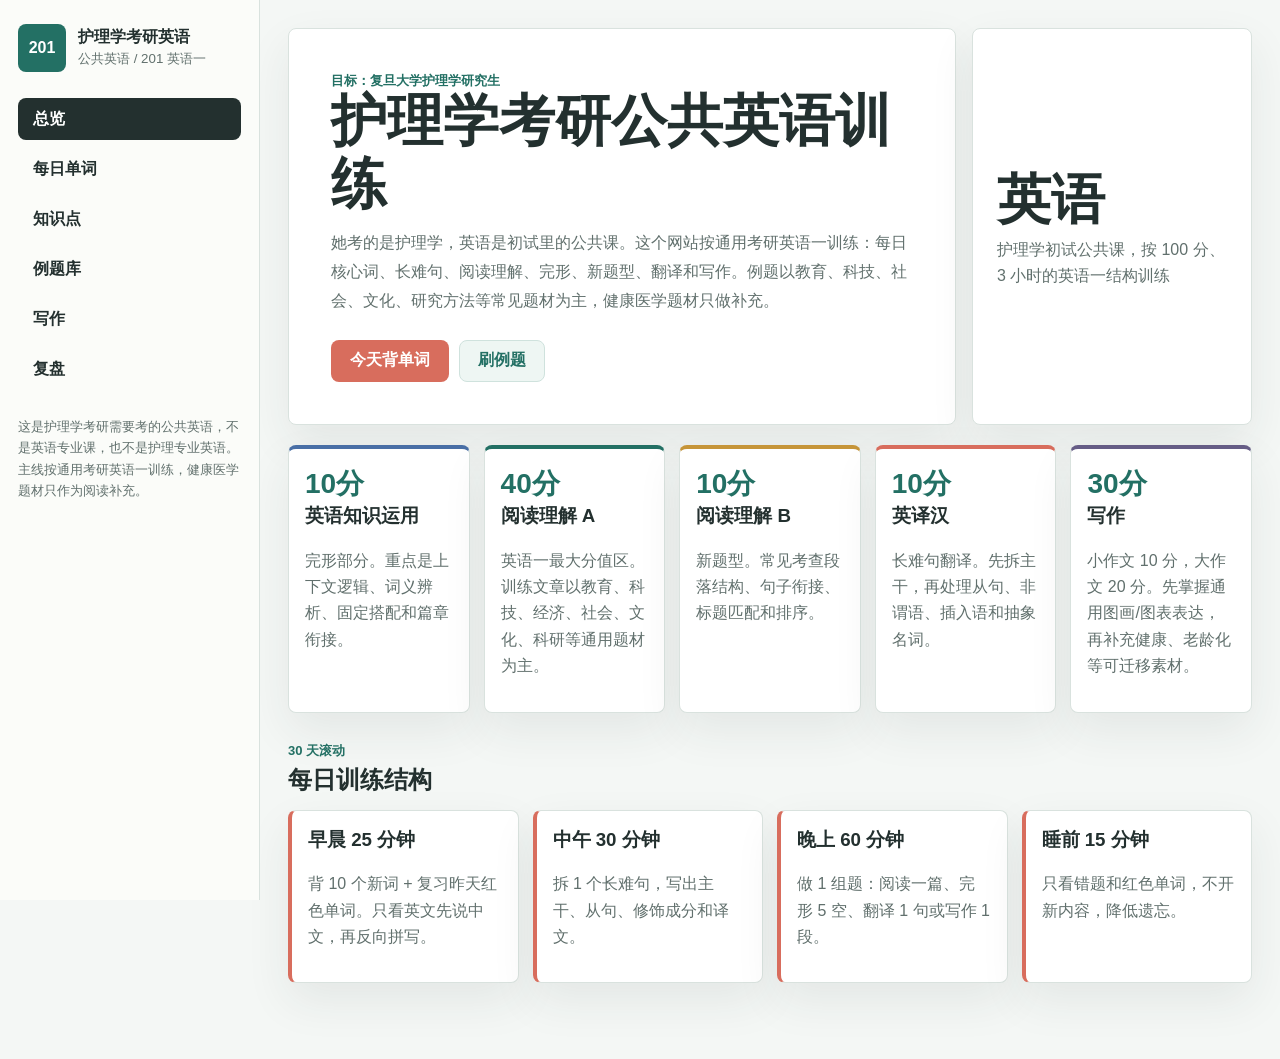
<file: fudan-nursing-english-site/index.html>
<!doctype html>
<html lang="zh-CN">
  <head>
    <meta charset="utf-8" />
    <meta name="viewport" content="width=device-width, initial-scale=1" />
    <title>复旦护理学考研公共英语训练台</title>
    <link rel="stylesheet" href="styles.css" />
  </head>
  <body>
    <aside class="sidebar">
      <div class="brand">
        <span>201</span>
        <div>
          <strong>护理学考研英语</strong>
          <small>公共英语 / 201 英语一</small>
        </div>
      </div>
      <nav>
        <button class="nav active" data-view="home">总览</button>
        <button class="nav" data-view="daily">每日单词</button>
        <button class="nav" data-view="knowledge">知识点</button>
        <button class="nav" data-view="examples">例题库</button>
        <button class="nav" data-view="writing">写作</button>
        <button class="nav" data-view="review">复盘</button>
      </nav>
      <p>这是护理学考研需要考的公共英语，不是英语专业课，也不是护理专业英语。主线按通用考研英语一训练，健康医学题材只作为阅读补充。</p>
    </aside>

    <main>
      <section id="home" class="view active">
        <div class="hero">
          <div>
            <span class="eyebrow">目标：复旦大学护理学研究生</span>
            <h1>护理学考研公共英语训练</h1>
            <p>
              她考的是护理学，英语是初试里的公共课。这个网站按通用考研英语一训练：每日核心词、长难句、阅读理解、完形、新题型、翻译和写作。例题以教育、科技、社会、文化、研究方法等常见题材为主，健康医学题材只做补充。
            </p>
            <div class="actions">
              <button class="primary" data-jump="daily">今天背单词</button>
              <button class="secondary" data-jump="examples">刷例题</button>
            </div>
          </div>
          <div class="hero-panel">
            <strong>英语</strong>
            <span>护理学初试公共课，按 100 分、3 小时的英语一结构训练</span>
          </div>
        </div>

        <div class="score-grid" id="scoreGrid"></div>

        <div class="section-head">
          <div>
            <span class="eyebrow">30 天滚动</span>
            <h2>每日训练结构</h2>
          </div>
        </div>
        <div class="routine-grid" id="routineGrid"></div>
      </section>

      <section id="daily" class="view">
        <div class="section-head">
          <div>
            <span class="eyebrow">每日单词</span>
            <h1>Day <span id="dayLabel">1</span> 单词任务</h1>
          </div>
          <select id="daySelect"></select>
        </div>
        <div class="daily-layout">
          <div>
            <div class="word-grid" id="wordGrid"></div>
          </div>
          <aside class="daily-card">
            <h2>今天怎么背</h2>
            <ol>
              <li>先遮住中文，看英文说含义和搭配。</li>
              <li>再遮住英文，看中文写英文。</li>
              <li>最后用例句复述，不会的点进红色清单。</li>
              <li>睡前只复习今天错的词，不重新开新词。</li>
            </ol>
          </aside>
        </div>
      </section>

      <section id="knowledge" class="view">
        <div class="section-head">
          <div>
            <span class="eyebrow">核心知识点</span>
            <h1>英语一拿分框架</h1>
          </div>
        </div>
        <div class="knowledge-grid" id="knowledgeGrid"></div>
      </section>

      <section id="examples" class="view">
        <div class="section-head">
          <div>
            <span class="eyebrow">真题型训练</span>
            <h1>详细例题库</h1>
          </div>
        </div>
        <div class="filters">
          <button class="filter active" data-type="all">全部</button>
          <button class="filter" data-type="阅读">阅读</button>
          <button class="filter" data-type="完形">完形</button>
          <button class="filter" data-type="新题型">新题型</button>
          <button class="filter" data-type="翻译">翻译</button>
          <button class="filter" data-type="词汇">词汇</button>
        </div>
        <div class="example-grid" id="exampleGrid"></div>
      </section>

      <section id="writing" class="view">
        <div class="section-head">
          <div>
            <span class="eyebrow">作文</span>
            <h1>小作文与大作文模板</h1>
          </div>
        </div>
        <div class="writing-grid" id="writingGrid"></div>
      </section>

      <section id="review" class="view">
        <div class="section-head">
          <div>
            <span class="eyebrow">复盘</span>
            <h1>错题与红色单词本</h1>
          </div>
        </div>
        <div class="review-grid">
          <div class="review-card">
            <h2>复盘规则</h2>
            <ul>
              <li>阅读错题必须写清：定位错、逻辑错、词汇错、选项偷换。</li>
              <li>翻译错句必须重新拆主干，不只改中文。</li>
              <li>作文每周只改三个点：结构、语法、替换词。</li>
              <li>红色单词每天睡前复习，不超过 15 分钟。</li>
            </ul>
          </div>
          <div class="review-card">
            <label for="notes">错题记录</label>
            <textarea id="notes" placeholder="例：whereas/nevertheless 容易混；阅读态度题容易把作者谨慎支持看成反对。"></textarea>
          </div>
        </div>
      </section>
    </main>

    <nav class="bottom-nav">
      <button class="bottom active" data-view="home">总览</button>
      <button class="bottom" data-view="daily">单词</button>
      <button class="bottom" data-view="knowledge">知识</button>
      <button class="bottom" data-view="examples">例题</button>
      <button class="bottom" data-view="writing">作文</button>
    </nav>

    <script src="app.js"></script>
  </body>
</html>
</file>
<file: 318-sichuan-guide/css/style.css>
/* ============================================================
   318 川西自驾攻略 · 样式表
   ============================================================ */

/* ---------- Reset & Variables ---------- */
*, *::before, *::after {
  margin: 0;
  padding: 0;
  box-sizing: border-box;
}

:root {
  --ink:        #1a1208;
  --gold:       #c8922a;
  --gold-light: #e8b84b;
  --stone:      #7a6e5f;
  --cream:      #fdf8f0;
  --mist:       #f0ebe0;
  --pine:       #2d5a3d;
  --sky:        #3a6b8a;
  --snow:       #e8f2f8;
  --red:        #8b2b2b;
}

html { scroll-behavior: smooth; }

body {
  font-family: 'Noto Sans SC', sans-serif;
  background: var(--cream);
  color: var(--ink);
  line-height: 1.7;
}

/* ---------- Navigation ---------- */
nav {
  position: fixed;
  top: 0; left: 0; right: 0;
  z-index: 100;
  padding: 1rem 2rem;
  display: flex;
  justify-content: space-between;
  align-items: center;
  background: rgba(26, 18, 8, 0.85);
  backdrop-filter: blur(8px);
  transition: background 0.3s;
}

nav.scrolled {
  background: rgba(26, 18, 8, 0.97);
}

.nav-logo {
  font-family: 'Noto Serif SC', serif;
  color: var(--gold-light);
  font-size: 1.1rem;
  letter-spacing: 0.15em;
}

.nav-links {
  display: flex;
  gap: 2rem;
}

.nav-links a {
  color: rgba(255, 255, 255, 0.75);
  text-decoration: none;
  font-size: 0.85rem;
  letter-spacing: 0.08em;
  transition: color 0.2s;
}

.nav-links a:hover,
.nav-links a.active {
  color: var(--gold-light);
}

/* ---------- Hero ---------- */
.hero {
  height: 100vh;
  position: relative;
  overflow: hidden;
  display: flex;
  flex-direction: column;
  justify-content: center;
  align-items: center;
  text-align: center;
}

.hero-bg {
  position: absolute;
  inset: 0;
  background: linear-gradient(180deg, #0d1a2a 0%, #1a2e3a 35%, #2d3d28 65%, #4a3820 100%);
}

.hero-stars {
  position: absolute;
  inset: 0;
}

.hero-mountains {
  position: absolute;
  bottom: 0;
  left: 0;
  right: 0;
}

.hero-content {
  position: relative;
  z-index: 2;
  padding: 2rem;
}

.hero-tag {
  display: inline-block;
  border: 1px solid var(--gold);
  color: var(--gold);
  font-size: 0.75rem;
  letter-spacing: 0.2em;
  padding: 0.35rem 1rem;
  margin-bottom: 2rem;
  opacity: 0;
  animation: fadeUp 0.8s ease 0.2s forwards;
}

.hero-title {
  font-family: 'Noto Serif SC', serif;
  font-size: clamp(3rem, 8vw, 6rem);
  color: #fff;
  line-height: 1.1;
  margin-bottom: 1rem;
  text-shadow: 0 2px 20px rgba(0, 0, 0, 0.5);
  opacity: 0;
  animation: fadeUp 0.8s ease 0.4s forwards;
}

.hero-sub {
  font-size: 1.1rem;
  color: rgba(255, 255, 255, 0.7);
  letter-spacing: 0.1em;
  margin-bottom: 3rem;
  opacity: 0;
  animation: fadeUp 0.8s ease 0.6s forwards;
}

.hero-stats {
  display: flex;
  gap: 3rem;
  justify-content: center;
  opacity: 0;
  animation: fadeUp 0.8s ease 0.8s forwards;
}

.hero-stat { text-align: center; }

.hero-stat .num {
  font-family: 'Noto Serif SC', serif;
  font-size: 2rem;
  color: var(--gold-light);
  display: block;
}

.hero-stat .lbl {
  font-size: 0.75rem;
  color: rgba(255, 255, 255, 0.55);
  letter-spacing: 0.1em;
}

.scroll-hint {
  position: absolute;
  bottom: 2rem;
  left: 50%;
  transform: translateX(-50%);
  color: rgba(255, 255, 255, 0.4);
  font-size: 0.75rem;
  letter-spacing: 0.15em;
  display: flex;
  flex-direction: column;
  align-items: center;
  gap: 0.5rem;
}

.scroll-arrow {
  width: 20px;
  height: 20px;
  border-right: 1px solid rgba(255, 255, 255, 0.4);
  border-bottom: 1px solid rgba(255, 255, 255, 0.4);
  transform: rotate(45deg);
  animation: bounce 1.5s infinite;
}

/* ---------- Sections ---------- */
section {
  padding: 5rem 2rem;
}

.container {
  max-width: 1100px;
  margin: 0 auto;
}

.section-label {
  font-size: 0.75rem;
  letter-spacing: 0.2em;
  color: var(--gold);
  text-transform: uppercase;
  margin-bottom: 0.75rem;
}

.section-title {
  font-family: 'Noto Serif SC', serif;
  font-size: clamp(1.8rem, 4vw, 2.8rem);
  margin-bottom: 1rem;
  color: var(--ink);
}

.section-desc {
  color: var(--stone);
  max-width: 600px;
  line-height: 1.8;
}

/* ---------- Route Section ---------- */
.route-section {
  background: var(--ink);
  color: #fff;
  padding: 5rem 2rem;
}

.route-section .section-title { color: #fff; }

.route-line {
  display: flex;
  align-items: center;
  overflow-x: auto;
  padding: 2rem 0;
  gap: 0;
  scrollbar-width: thin;
  scrollbar-color: var(--gold) transparent;
}

.route-stop {
  display: flex;
  flex-direction: column;
  align-items: center;
  min-width: 110px;
}

.route-stop .dot {
  width: 14px;
  height: 14px;
  border-radius: 50%;
  background: var(--gold);
  border: 2px solid var(--gold-light);
  flex-shrink: 0;
  position: relative;
  z-index: 1;
}

.route-stop .dot.major {
  width: 20px;
  height: 20px;
  background: var(--gold-light);
  box-shadow: 0 0 0 4px rgba(200, 146, 42, 0.3);
}

.route-stop .name {
  font-size: 0.8rem;
  margin-top: 0.75rem;
  text-align: center;
  color: rgba(255, 255, 255, 0.8);
  line-height: 1.3;
}

.route-stop .alt {
  font-size: 0.68rem;
  color: var(--gold);
  margin-top: 0.2rem;
}

.route-connector {
  flex: 1;
  height: 2px;
  background: linear-gradient(90deg, var(--gold), var(--gold-light));
  min-width: 30px;
  margin-top: -7px;
  position: relative;
}

.route-connector::after {
  content: '▶';
  position: absolute;
  right: -4px;
  top: 50%;
  transform: translateY(-50%);
  font-size: 8px;
  color: var(--gold-light);
}

.route-info-grid {
  display: grid;
  grid-template-columns: repeat(auto-fit, minmax(200px, 1fr));
  gap: 1.5rem;
  margin-top: 3rem;
}

.route-info-card {
  background: rgba(255, 255, 255, 0.06);
  border: 1px solid rgba(200, 146, 42, 0.3);
  border-radius: 8px;
  padding: 1.25rem;
}

.route-info-card .ri-icon { font-size: 1.5rem; margin-bottom: 0.5rem; }
.route-info-card .ri-label { font-size: 0.75rem; color: rgba(255, 255, 255, 0.5); letter-spacing: 0.1em; margin-bottom: 0.3rem; }
.route-info-card .ri-value { font-family: 'Noto Serif SC', serif; font-size: 1.1rem; color: var(--gold-light); }

/* ---------- Itinerary ---------- */
.days-grid {
  display: grid;
  gap: 2rem;
  margin-top: 3rem;
}

.day-card {
  background: #fff;
  border-radius: 12px;
  overflow: hidden;
  box-shadow: 0 2px 20px rgba(0, 0, 0, 0.06);
  display: grid;
  grid-template-columns: 200px 1fr;
  transition: box-shadow 0.3s, transform 0.3s;
}

.day-card:hover {
  box-shadow: 0 8px 40px rgba(0, 0, 0, 0.12);
  transform: translateY(-2px);
}

.day-sidebar {
  background: var(--ink);
  color: #fff;
  padding: 2rem 1.5rem;
  display: flex;
  flex-direction: column;
}

.day-num {
  font-family: 'Noto Serif SC', serif;
  font-size: 3.5rem;
  color: var(--gold);
  line-height: 1;
  margin-bottom: 0.5rem;
}

.day-label { font-size: 0.7rem; letter-spacing: 0.15em; color: rgba(255, 255, 255, 0.5); margin-bottom: 1.5rem; }
.day-dist  { font-size: 0.8rem; color: rgba(255, 255, 255, 0.7); }
.day-dist span { color: var(--gold-light); font-size: 1rem; font-family: 'Noto Serif SC', serif; }
.day-km    { font-size: 0.65rem; color: rgba(255, 255, 255, 0.4); margin-top: 0.2rem; }

.day-content { padding: 2rem; }

.day-route {
  display: flex;
  align-items: center;
  gap: 0.5rem;
  margin-bottom: 1.25rem;
  flex-wrap: wrap;
}

.day-route .city { font-family: 'Noto Serif SC', serif; font-size: 1.1rem; color: var(--ink); }
.day-route .arrow { color: var(--gold); font-size: 0.9rem; }

.day-stops {
  display: flex;
  flex-direction: column;
  gap: 0.75rem;
  margin-bottom: 1.25rem;
}

.stop-item { display: flex; gap: 0.75rem; align-items: flex-start; }

.stop-dot {
  width: 8px;
  height: 8px;
  border-radius: 50%;
  background: var(--gold);
  margin-top: 0.45rem;
  flex-shrink: 0;
}

.stop-info .stop-name { font-size: 0.95rem; font-weight: 500; color: var(--ink); }
.stop-info .stop-desc { font-size: 0.8rem; color: var(--stone); margin-top: 0.1rem; }

.day-tip {
  background: var(--mist);
  border-left: 3px solid var(--gold);
  padding: 0.75rem 1rem;
  font-size: 0.82rem;
  color: var(--stone);
  border-radius: 0 6px 6px 0;
}

.day-tip strong { color: var(--ink); }

.day-badge {
  display: inline-block;
  font-size: 0.65rem;
  letter-spacing: 0.1em;
  padding: 0.2rem 0.6rem;
  border-radius: 20px;
  margin-top: auto;
}

.badge-moderate { background: rgba(200, 146, 42, 0.15); color: #7a5200; }
.badge-easy     { background: rgba(45, 90, 61, 0.15);   color: #1a4a2a; }
.badge-hard     { background: rgba(139, 43, 43, 0.15);  color: #6a1515; }
.badge-scenic   { background: rgba(58, 107, 138, 0.15); color: #1a4060; }

/* ---------- Highlights ---------- */
.highlights-section { background: var(--mist); }

.highlights-grid {
  display: grid;
  grid-template-columns: repeat(auto-fit, minmax(280px, 1fr));
  gap: 1.5rem;
  margin-top: 3rem;
}

.highlight-card {
  background: #fff;
  border-radius: 12px;
  overflow: hidden;
  transition: transform 0.3s, box-shadow 0.3s;
}

.highlight-card:hover {
  transform: translateY(-4px);
  box-shadow: 0 12px 40px rgba(0, 0, 0, 0.1);
}

.highlight-header {
  height: 180px;
  position: relative;
  overflow: hidden;
  display: flex;
  align-items: flex-end;
  padding: 1.5rem;
}

.highlight-header svg {
  position: absolute;
  inset: 0;
  width: 100%;
  height: 100%;
}

.highlight-tag {
  position: relative;
  z-index: 1;
  font-size: 0.7rem;
  letter-spacing: 0.12em;
  color: #fff;
  background: rgba(0, 0, 0, 0.4);
  padding: 0.25rem 0.65rem;
  border-radius: 20px;
}

.highlight-body { padding: 1.25rem; }
.highlight-name { font-family: 'Noto Serif SC', serif; font-size: 1.15rem; margin-bottom: 0.5rem; }
.highlight-desc { font-size: 0.83rem; color: var(--stone); line-height: 1.7; }

.highlight-meta { display: flex; gap: 1rem; margin-top: 0.75rem; flex-wrap: wrap; }
.h-meta-item { font-size: 0.75rem; color: var(--stone); display: flex; align-items: center; gap: 0.3rem; }
.h-meta-icon { font-size: 0.9rem; }

/* ---------- Tips ---------- */
.tips-grid {
  display: grid;
  grid-template-columns: repeat(auto-fit, minmax(240px, 1fr));
  gap: 1.5rem;
  margin-top: 3rem;
}

.tip-card {
  border: 1px solid rgba(0, 0, 0, 0.08);
  border-radius: 10px;
  padding: 1.5rem;
  transition: border-color 0.2s, box-shadow 0.2s;
}

.tip-card:hover {
  border-color: var(--gold);
  box-shadow: 0 4px 20px rgba(200, 146, 42, 0.1);
}

.tip-icon  { font-size: 2rem; margin-bottom: 0.75rem; }
.tip-title { font-family: 'Noto Serif SC', serif; font-size: 1rem; margin-bottom: 0.5rem; }

.tip-list { list-style: none; font-size: 0.83rem; color: var(--stone); display: flex; flex-direction: column; gap: 0.4rem; }
.tip-list li::before { content: '·'; color: var(--gold); margin-right: 0.5rem; font-weight: 700; }

/* ---------- Couple Section ---------- */
.couple-section {
  background: linear-gradient(135deg, #1a2e3a 0%, #0d1a2a 100%);
  color: #fff;
  text-align: center;
  padding: 5rem 2rem;
}

.couple-section .section-title { color: #fff; }
.couple-section .section-desc  { color: rgba(255, 255, 255, 0.65); margin: 0 auto; }

.couple-tips {
  display: grid;
  grid-template-columns: repeat(auto-fit, minmax(200px, 1fr));
  gap: 1.5rem;
  margin-top: 3rem;
  text-align: left;
}

.couple-tip {
  background: rgba(255, 255, 255, 0.07);
  border: 1px solid rgba(200, 146, 42, 0.25);
  border-radius: 10px;
  padding: 1.5rem;
  transition: background 0.2s, border-color 0.2s;
}

.couple-tip:hover {
  background: rgba(255, 255, 255, 0.11);
  border-color: rgba(200, 146, 42, 0.5);
}

.couple-tip .ct-emoji { font-size: 1.5rem; margin-bottom: 0.75rem; }
.couple-tip .ct-title { font-size: 0.9rem; font-weight: 500; color: var(--gold-light); margin-bottom: 0.4rem; }
.couple-tip .ct-desc  { font-size: 0.8rem; color: rgba(255, 255, 255, 0.6); line-height: 1.7; }

/* ---------- Footer ---------- */
footer {
  background: var(--ink);
  color: rgba(255, 255, 255, 0.5);
  text-align: center;
  padding: 2rem;
  font-size: 0.8rem;
}

footer strong { color: var(--gold-light); }

/* ---------- Animations ---------- */
@keyframes fadeUp {
  from { opacity: 0; transform: translateY(20px); }
  to   { opacity: 1; transform: translateY(0); }
}

@keyframes bounce {
  0%, 100% { transform: rotate(45deg) translateY(0); }
  50%       { transform: rotate(45deg) translateY(6px); }
}

.reveal {
  opacity: 0;
  transform: translateY(24px);
  transition: opacity 0.6s ease, transform 0.6s ease;
}

.reveal.visible {
  opacity: 1;
  transform: translateY(0);
}

/* ---------- Responsive ---------- */
@media (max-width: 680px) {
  .day-card { grid-template-columns: 1fr; }

  .day-sidebar {
    flex-direction: row;
    align-items: center;
    gap: 1.5rem;
    padding: 1.25rem 1.5rem;
  }

  .hero-stats { gap: 1.5rem; }
  .nav-links  { gap: 1rem; }
  .hero-title { font-size: 3rem; }
  .route-line { padding: 1.5rem 0; }
}

@media (max-width: 480px) {
  .nav-links { display: none; }
  .hero-stats { gap: 1rem; }
  .hero-stat .num { font-size: 1.5rem; }
}
</file>
<file: fudan-nursing-308-study-site/styles.css>
:root {
  --ink: #24312f;
  --muted: #64706c;
  --paper: #f5f7f2;
  --surface: #ffffff;
  --surface-strong: #edf5f2;
  --line: #d8e1dc;
  --teal: #247367;
  --coral: #d86f5f;
  --blue: #4a6fa5;
  --gold: #c99536;
  --plum: #665d87;
  --shadow: 0 18px 45px rgba(37, 49, 47, 0.08);
  color-scheme: light;
}

* {
  box-sizing: border-box;
}

html {
  scroll-behavior: smooth;
}

body {
  margin: 0;
  min-height: 100vh;
  color: var(--ink);
  background: var(--paper);
  font-family: -apple-system, BlinkMacSystemFont, "Segoe UI", "PingFang SC",
    "Microsoft YaHei", sans-serif;
  letter-spacing: 0;
}

button,
input,
select,
textarea {
  font: inherit;
}

button {
  cursor: pointer;
}

.app-shell {
  display: grid;
  grid-template-columns: 260px minmax(0, 1fr);
  min-height: 100vh;
}

.sidebar {
  position: sticky;
  top: 0;
  height: 100vh;
  padding: 24px 18px;
  border-right: 1px solid var(--line);
  background: #f9faf7;
}

.brand {
  display: flex;
  align-items: center;
  gap: 12px;
  margin-bottom: 28px;
}

.brand-mark {
  display: grid;
  place-items: center;
  width: 48px;
  height: 48px;
  border-radius: 8px;
  color: #fff;
  background: var(--teal);
  font-weight: 800;
}

.brand strong,
.brand small {
  display: block;
}

.brand small {
  margin-top: 4px;
  color: var(--muted);
}

.nav-list {
  display: grid;
  gap: 8px;
}

.nav-button,
.mobile-nav-button,
.filter-button,
.primary-action,
.secondary-action {
  border: 1px solid transparent;
  border-radius: 8px;
  transition: background 160ms ease, color 160ms ease, border 160ms ease,
    transform 160ms ease;
}

.nav-button {
  min-height: 42px;
  padding: 0 14px;
  text-align: left;
  color: var(--ink);
  background: transparent;
}

.nav-button:hover,
.nav-button.active {
  color: #fff;
  background: var(--ink);
}

.sidebar-note {
  margin: 28px 2px 0;
  color: var(--muted);
  font-size: 13px;
  line-height: 1.7;
}

.main-content {
  width: min(1180px, 100%);
  margin: 0 auto;
  padding: 28px 28px 56px;
}

.view {
  display: none;
}

.view.active {
  display: block;
}

.top-band {
  display: grid;
  grid-template-columns: minmax(0, 1fr) minmax(320px, 42%);
  gap: 24px;
  align-items: stretch;
  margin-bottom: 22px;
}

.hero-copy,
.hero-visual,
.daily-card,
.focus-card,
.metric-card,
.exam-card,
.week-card,
.knowledge-card,
.practice-card,
.case-card,
.progress-panel,
.source-card,
.template-band,
.notice,
.mode-card,
.phase-card {
  border: 1px solid var(--line);
  border-radius: 8px;
  background: var(--surface);
  box-shadow: var(--shadow);
}

.hero-copy {
  padding: clamp(22px, 4vw, 42px);
}

.hero-copy h1,
.section-head h1,
.section-head h2 {
  margin: 6px 0 0;
  line-height: 1.15;
}

.hero-copy h1 {
  max-width: 720px;
  font-size: clamp(34px, 5vw, 58px);
}

.hero-copy p {
  max-width: 760px;
  margin: 18px 0 0;
  color: var(--muted);
  font-size: 16px;
  line-height: 1.8;
}

.eyebrow {
  display: inline-flex;
  align-items: center;
  min-height: 24px;
  color: var(--teal);
  font-size: 13px;
  font-weight: 800;
  letter-spacing: 0;
}

.hero-actions {
  display: flex;
  flex-wrap: wrap;
  gap: 10px;
  margin-top: 26px;
}

.primary-action,
.secondary-action {
  min-height: 44px;
  padding: 0 18px;
  font-weight: 700;
}

.primary-action {
  color: #fff;
  background: var(--coral);
}

.secondary-action {
  color: var(--teal);
  background: var(--surface-strong);
  border-color: #cfe4dd;
}

.primary-action:hover,
.secondary-action:hover,
.filter-button:hover {
  transform: translateY(-1px);
}

.hero-visual {
  margin: 0;
  overflow: hidden;
  min-height: 360px;
}

.hero-visual img {
  display: block;
  width: 100%;
  height: 100%;
  object-fit: cover;
}

.metric-grid,
.exam-grid,
.today-grid,
.mode-grid,
.week-grid,
.knowledge-grid,
.practice-grid,
.case-grid,
.review-grid,
.source-grid,
.phase-strip {
  display: grid;
  gap: 14px;
}

.metric-grid {
  grid-template-columns: repeat(4, minmax(0, 1fr));
  margin-bottom: 28px;
}

.metric-card {
  padding: 18px;
}

.metric-card strong {
  display: block;
  margin-bottom: 6px;
  font-size: 28px;
}

.metric-card span {
  color: var(--muted);
  line-height: 1.55;
}

.section-head {
  display: flex;
  justify-content: space-between;
  gap: 18px;
  align-items: end;
  margin: 28px 0 14px;
}

.section-head.compact {
  margin-top: 22px;
}

.pill {
  display: inline-flex;
  align-items: center;
  min-height: 34px;
  padding: 0 12px;
  border-radius: 999px;
  color: var(--teal);
  background: var(--surface-strong);
  font-size: 13px;
  font-weight: 800;
  white-space: nowrap;
}

.exam-grid {
  grid-template-columns: repeat(3, minmax(0, 1fr));
}

.exam-card {
  overflow: hidden;
}

.exam-card header {
  padding: 16px 16px 12px;
  color: #fff;
}

.exam-card:nth-child(1) header {
  background: var(--teal);
}

.exam-card:nth-child(2) header {
  background: var(--blue);
}

.exam-card:nth-child(3) header {
  background: var(--gold);
}

.exam-card h3 {
  margin: 0;
}

.exam-card .score {
  margin-top: 6px;
  font-weight: 800;
}

.exam-card ul,
.plain-list,
.week-card ul,
.knowledge-card ul,
.practice-card ul,
.case-card ul,
.source-card ul {
  margin: 0;
  padding: 0;
  list-style: none;
}

.exam-card li,
.plain-list li,
.week-card li,
.knowledge-card li,
.practice-card li,
.case-card li,
.source-card li {
  position: relative;
  padding-left: 18px;
  line-height: 1.65;
}

.exam-card li::before,
.plain-list li::before,
.week-card li::before,
.knowledge-card li::before,
.practice-card li::before,
.case-card li::before,
.source-card li::before {
  content: "";
  position: absolute;
  left: 0;
  top: 0.72em;
  width: 6px;
  height: 6px;
  border-radius: 999px;
  background: var(--coral);
}

.exam-card .body,
.knowledge-card .body,
.week-card .body {
  padding: 16px;
}

.focus-card {
  padding: 18px;
}

.focus-card h3 {
  margin: 0 0 10px;
}

.focus-card p {
  margin: 0 0 12px;
  color: var(--muted);
  line-height: 1.7;
}

.today-grid {
  grid-template-columns: minmax(0, 1fr) minmax(0, 1fr);
}

.daily-card {
  padding: 20px;
}

.daily-card h2 {
  margin: 0 0 12px;
}

.daily-card.accent {
  border-top: 4px solid var(--coral);
}

.select-control,
.search-input {
  min-height: 42px;
  border: 1px solid var(--line);
  border-radius: 8px;
  background: #fff;
  color: var(--ink);
}

.select-control {
  padding: 0 12px;
}

.daily-block {
  display: grid;
  grid-template-columns: 88px minmax(0, 1fr);
  gap: 12px;
  padding: 12px 0;
  border-top: 1px solid var(--line);
}

.daily-block:first-child {
  border-top: 0;
}

.daily-block time {
  color: var(--teal);
  font-weight: 800;
}

.daily-block strong {
  display: block;
  margin-bottom: 4px;
}

.daily-block span,
.mode-card p,
.week-card p,
.knowledge-card p,
.practice-card p,
.case-card p,
.source-card p {
  color: var(--muted);
  line-height: 1.65;
}

.mode-grid {
  grid-template-columns: repeat(3, minmax(0, 1fr));
}

.mode-card {
  padding: 18px;
  border-top: 4px solid var(--blue);
}

.mode-card:nth-child(2) {
  border-top-color: var(--teal);
}

.mode-card:nth-child(3) {
  border-top-color: var(--coral);
}

.mode-card h3 {
  margin: 0 0 10px;
}

.phase-strip {
  grid-template-columns: repeat(6, minmax(0, 1fr));
  margin-bottom: 16px;
}

.phase-card {
  padding: 14px;
  min-height: 120px;
  border-top: 4px solid var(--teal);
}

.phase-card:nth-child(2) {
  border-top-color: var(--blue);
}

.phase-card:nth-child(3) {
  border-top-color: var(--gold);
}

.phase-card:nth-child(4) {
  border-top-color: var(--coral);
}

.phase-card:nth-child(5) {
  border-top-color: var(--plum);
}

.phase-card h3 {
  margin: 0 0 8px;
  font-size: 16px;
}

.phase-card p {
  margin: 0;
  color: var(--muted);
  font-size: 13px;
  line-height: 1.55;
}

.week-grid {
  grid-template-columns: repeat(2, minmax(0, 1fr));
}

.week-card {
  display: grid;
  gap: 12px;
  padding: 16px;
}

.week-card.complete {
  border-color: #9fcbc0;
  background: #f1faf7;
}

.week-card header {
  display: flex;
  justify-content: space-between;
  gap: 12px;
}

.week-card h3,
.knowledge-card h3,
.practice-card h3,
.case-card h3,
.source-card h3 {
  margin: 0;
}

.check-row {
  display: flex;
  align-items: center;
  gap: 10px;
  color: var(--muted);
  font-weight: 700;
}

.check-row input {
  width: 18px;
  height: 18px;
  accent-color: var(--teal);
}

.tool-row {
  display: grid;
  grid-template-columns: minmax(240px, 1fr) auto;
  gap: 12px;
  align-items: center;
  margin-bottom: 16px;
}

.search-input {
  width: 100%;
  padding: 0 14px;
}

.filter-buttons {
  display: flex;
  gap: 8px;
}

.filter-button {
  min-height: 42px;
  padding: 0 14px;
  background: #fff;
  border-color: var(--line);
}

.filter-button.active {
  color: #fff;
  background: var(--teal);
  border-color: var(--teal);
}

.knowledge-grid {
  grid-template-columns: repeat(3, minmax(0, 1fr));
}

.knowledge-card {
  display: flex;
  flex-direction: column;
  overflow: hidden;
}

.knowledge-card header {
  padding: 16px;
  color: #fff;
  background: var(--ink);
}

.knowledge-card[data-category="基础"] header {
  background: var(--teal);
}

.knowledge-card[data-category="内科"] header {
  background: var(--blue);
}

.knowledge-card[data-category="外科"] header {
  background: var(--gold);
}

.knowledge-card .tag-row {
  display: flex;
  flex-wrap: wrap;
  gap: 6px;
  margin-top: 10px;
}

.tag {
  display: inline-flex;
  align-items: center;
  min-height: 24px;
  padding: 0 8px;
  border-radius: 999px;
  color: var(--ink);
  background: rgba(255, 255, 255, 0.82);
  font-size: 12px;
  font-weight: 800;
}

.knowledge-card .body {
  display: grid;
  gap: 12px;
}

.master-row {
  display: flex;
  align-items: center;
  justify-content: space-between;
  gap: 12px;
  padding-top: 10px;
  border-top: 1px solid var(--line);
}

.master-row label {
  display: flex;
  align-items: center;
  gap: 8px;
  color: var(--muted);
  font-weight: 800;
}

.master-row input {
  width: 18px;
  height: 18px;
  accent-color: var(--coral);
}

.template-band {
  display: grid;
  grid-template-columns: 300px minmax(0, 1fr);
  gap: 16px;
  padding: 20px;
  margin-bottom: 16px;
  border-left: 6px solid var(--teal);
}

.template-band h2,
.template-band p {
  margin: 0;
}

.template-band p {
  margin-top: 8px;
  color: var(--muted);
  line-height: 1.7;
}

.case-template {
  display: grid;
  grid-template-columns: repeat(3, minmax(0, 1fr));
  gap: 10px;
  margin: 0;
  padding: 0;
  list-style-position: inside;
}

.case-template li {
  min-height: 52px;
  padding: 12px;
  border-radius: 8px;
  background: var(--surface-strong);
  font-weight: 700;
}

.practice-grid {
  grid-template-columns: repeat(3, minmax(0, 1fr));
}

.practice-card,
.case-card,
.progress-panel,
.source-card {
  padding: 18px;
}

.practice-card {
  border-top: 4px solid var(--plum);
}

.case-grid {
  grid-template-columns: repeat(2, minmax(0, 1fr));
}

.case-card {
  border-left: 4px solid var(--coral);
}

.case-card summary {
  margin-top: 12px;
  color: var(--teal);
  font-weight: 800;
  cursor: pointer;
}

.case-card details div {
  margin-top: 10px;
  padding: 12px;
  border-radius: 8px;
  background: var(--surface-strong);
  color: var(--muted);
  line-height: 1.65;
}

.review-grid {
  grid-template-columns: 1fr 1fr;
  margin-bottom: 16px;
}

.progress-line {
  margin-bottom: 14px;
}

.progress-line strong {
  display: flex;
  justify-content: space-between;
  gap: 10px;
  margin-bottom: 8px;
}

.bar {
  height: 12px;
  overflow: hidden;
  border-radius: 999px;
  background: #e8eeeb;
}

.bar span {
  display: block;
  height: 100%;
  width: 0;
  background: var(--teal);
}

.note-label {
  display: block;
  margin: 18px 0 8px;
  font-weight: 800;
}

.wrong-note {
  width: 100%;
  min-height: 260px;
  padding: 16px;
  border: 1px solid var(--line);
  border-radius: 8px;
  color: var(--ink);
  background: #fff;
  resize: vertical;
  line-height: 1.7;
}

.source-grid {
  grid-template-columns: repeat(2, minmax(0, 1fr));
}

.source-card a {
  color: var(--teal);
  font-weight: 800;
  word-break: break-word;
}

.notice {
  margin-top: 16px;
  padding: 18px;
  color: var(--muted);
  line-height: 1.7;
  border-left: 6px solid var(--coral);
}

.mobile-nav {
  display: none;
}

@media (max-width: 1080px) {
  .metric-grid,
  .phase-strip,
  .knowledge-grid,
  .practice-grid {
    grid-template-columns: repeat(2, minmax(0, 1fr));
  }

  .top-band,
  .template-band {
    grid-template-columns: 1fr;
  }

  .hero-visual {
    min-height: 300px;
  }
}

@media (max-width: 820px) {
  .app-shell {
    display: block;
  }

  .sidebar {
    position: static;
    height: auto;
    padding: 16px;
  }

  .nav-list,
  .sidebar-note {
    display: none;
  }

  .main-content {
    padding: 18px 14px 90px;
  }

  .top-band,
  .metric-grid,
  .exam-grid,
  .today-grid,
  .mode-grid,
  .week-grid,
  .knowledge-grid,
  .practice-grid,
  .case-grid,
  .review-grid,
  .source-grid,
  .case-template,
  .phase-strip {
    grid-template-columns: 1fr;
  }

  .section-head {
    align-items: start;
    flex-direction: column;
  }

  .tool-row {
    grid-template-columns: 1fr;
  }

  .filter-buttons {
    overflow-x: auto;
    padding-bottom: 2px;
  }

  .filter-button {
    white-space: nowrap;
  }

  .hero-copy h1 {
    font-size: 34px;
  }

  .hero-visual {
    min-height: 220px;
  }

  .daily-block {
    grid-template-columns: 76px minmax(0, 1fr);
  }

  .mobile-nav {
    position: fixed;
    left: 0;
    right: 0;
    bottom: 0;
    z-index: 20;
    display: grid;
    grid-template-columns: repeat(5, 1fr);
    gap: 6px;
    padding: 8px;
    border-top: 1px solid var(--line);
    background: rgba(255, 255, 255, 0.96);
    backdrop-filter: blur(12px);
  }

  .mobile-nav-button {
    min-height: 44px;
    padding: 0 6px;
    color: var(--muted);
    background: transparent;
    font-size: 13px;
    font-weight: 800;
  }

  .mobile-nav-button.active {
    color: #fff;
    background: var(--ink);
  }
}

@media (max-width: 430px) {
  .brand-mark {
    width: 42px;
    height: 42px;
  }

  .hero-copy,
  .daily-card,
  .metric-card,
  .focus-card,
  .week-card,
  .knowledge-card .body,
  .practice-card,
  .case-card,
  .progress-panel,
  .source-card,
  .template-band,
  .notice {
    padding: 14px;
  }

  .hero-copy h1 {
    font-size: 30px;
  }

  .metric-card strong {
    font-size: 24px;
  }
}
</file>
<file: fudan-nursing-english-site/styles.css>
:root {
  --ink: #23302f;
  --muted: #61706d;
  --bg: #f4f7f5;
  --card: #ffffff;
  --line: #d9e2de;
  --teal: #237064;
  --coral: #d86d5d;
  --blue: #496fa6;
  --gold: #c69539;
  --plum: #665d86;
  --shadow: 0 18px 45px rgba(35, 48, 47, 0.08);
}

* {
  box-sizing: border-box;
}

body {
  margin: 0;
  color: var(--ink);
  background: var(--bg);
  font-family: -apple-system, BlinkMacSystemFont, "Segoe UI", "PingFang SC", "Microsoft YaHei", sans-serif;
  letter-spacing: 0;
}

button,
select,
textarea {
  font: inherit;
}

button {
  cursor: pointer;
}

.sidebar {
  position: fixed;
  inset: 0 auto 0 0;
  width: 260px;
  padding: 24px 18px;
  border-right: 1px solid var(--line);
  background: #fbfcf9;
}

.brand {
  display: flex;
  align-items: center;
  gap: 12px;
  margin-bottom: 26px;
}

.brand span {
  display: grid;
  place-items: center;
  width: 48px;
  height: 48px;
  border-radius: 8px;
  color: #fff;
  background: var(--teal);
  font-weight: 900;
}

.brand strong,
.brand small {
  display: block;
}

.brand small,
.sidebar p,
.score-card p,
.routine-card p,
.knowledge-card p,
.example-card p,
.writing-card p,
.word-card p,
.review-card li {
  color: var(--muted);
  line-height: 1.65;
}

.sidebar nav {
  display: grid;
  gap: 8px;
}

.nav,
.bottom,
.primary,
.secondary,
.filter {
  min-height: 42px;
  border: 1px solid transparent;
  border-radius: 8px;
  background: transparent;
  color: var(--ink);
  font-weight: 800;
}

.nav {
  padding: 0 14px;
  text-align: left;
}

.nav.active,
.nav:hover,
.bottom.active {
  color: #fff;
  background: var(--ink);
}

.sidebar p {
  margin-top: 26px;
  font-size: 13px;
}

main {
  width: min(1160px, calc(100% - 260px));
  margin-left: 260px;
  padding: 28px 28px 76px;
}

.view {
  display: none;
}

.view.active {
  display: block;
}

.hero {
  display: grid;
  grid-template-columns: minmax(0, 1fr) 280px;
  gap: 16px;
  margin-bottom: 20px;
}

.hero > div,
.hero-panel,
.score-card,
.routine-card,
.daily-card,
.word-card,
.knowledge-card,
.example-card,
.writing-card,
.review-card {
  border: 1px solid var(--line);
  border-radius: 8px;
  background: var(--card);
  box-shadow: var(--shadow);
}

.hero > div:first-child {
  padding: clamp(22px, 4vw, 42px);
}

.eyebrow {
  color: var(--teal);
  font-size: 13px;
  font-weight: 900;
}

h1,
h2,
h3,
p {
  margin-top: 0;
}

h1 {
  margin-bottom: 14px;
  font-size: clamp(32px, 5vw, 56px);
  line-height: 1.12;
}

.hero p {
  max-width: 720px;
  color: var(--muted);
  font-size: 16px;
  line-height: 1.8;
}

.actions {
  display: flex;
  flex-wrap: wrap;
  gap: 10px;
  margin-top: 24px;
}

.primary,
.secondary {
  padding: 0 18px;
}

.primary {
  color: #fff;
  background: var(--coral);
}

.secondary {
  color: var(--teal);
  border-color: #cfe2dd;
  background: #eef6f3;
}

.hero-panel {
  display: grid;
  align-content: center;
  min-height: 220px;
  padding: 24px;
  border-top: 6px solid var(--teal);
}

.hero-panel strong {
  font-size: 54px;
}

.hero-panel span {
  color: var(--muted);
  line-height: 1.6;
}

.score-grid,
.routine-grid,
.word-grid,
.knowledge-grid,
.example-grid,
.writing-grid,
.review-grid {
  display: grid;
  gap: 14px;
}

.score-grid {
  grid-template-columns: repeat(5, minmax(0, 1fr));
  margin-bottom: 28px;
}

.score-card,
.routine-card,
.daily-card,
.word-card,
.knowledge-card,
.example-card,
.writing-card,
.review-card {
  padding: 16px;
}

.score-card {
  border-top: 4px solid var(--blue);
}

.score-card:nth-child(2) {
  border-top-color: var(--teal);
}

.score-card:nth-child(3) {
  border-top-color: var(--gold);
}

.score-card:nth-child(4) {
  border-top-color: var(--coral);
}

.score-card:nth-child(5) {
  border-top-color: var(--plum);
}

.score-card strong {
  display: block;
  color: var(--teal);
  font-size: 28px;
}

.section-head {
  display: flex;
  justify-content: space-between;
  gap: 16px;
  align-items: end;
  margin: 26px 0 14px;
}

.section-head h1,
.section-head h2 {
  margin: 4px 0 0;
}

.routine-grid {
  grid-template-columns: repeat(4, minmax(0, 1fr));
}

.routine-card {
  border-left: 4px solid var(--coral);
}

.daily-layout {
  display: grid;
  grid-template-columns: minmax(0, 1fr) 320px;
  gap: 16px;
  align-items: start;
}

#daySelect {
  min-height: 42px;
  padding: 0 12px;
  border: 1px solid var(--line);
  border-radius: 8px;
  background: #fff;
}

.word-grid {
  grid-template-columns: repeat(3, minmax(0, 1fr));
}

.word-card {
  display: grid;
  gap: 8px;
}

.word-card header {
  display: flex;
  justify-content: space-between;
  gap: 10px;
}

.word-card h3 {
  margin: 0;
  color: var(--teal);
  font-size: 24px;
}

.tag,
.type-tag {
  display: inline-flex;
  align-items: center;
  min-height: 24px;
  padding: 0 8px;
  border-radius: 999px;
  background: #eef6f3;
  color: var(--teal);
  font-size: 12px;
  font-weight: 900;
}

.daily-card {
  position: sticky;
  top: 20px;
}

ol,
ul {
  margin: 0;
  padding-left: 22px;
}

li {
  margin: 8px 0;
  line-height: 1.65;
}

.knowledge-grid {
  grid-template-columns: repeat(3, minmax(0, 1fr));
}

.knowledge-card {
  border-top: 4px solid var(--teal);
}

.knowledge-card:nth-child(2n) {
  border-top-color: var(--blue);
}

.knowledge-card:nth-child(3n) {
  border-top-color: var(--gold);
}

.filters {
  display: flex;
  flex-wrap: wrap;
  gap: 8px;
  margin-bottom: 14px;
}

.filter {
  padding: 0 14px;
  border-color: var(--line);
  background: #fff;
}

.filter.active {
  color: #fff;
  border-color: var(--teal);
  background: var(--teal);
}

.example-grid {
  grid-template-columns: repeat(2, minmax(0, 1fr));
}

.example-card {
  border-left: 4px solid var(--coral);
}

.passage,
.analysis,
.model {
  padding: 12px;
  border-radius: 8px;
  background: #eef6f3;
  color: var(--muted);
  line-height: 1.7;
}

.options {
  display: grid;
  gap: 6px;
  margin: 10px 0;
}

.option {
  padding: 10px;
  border: 1px solid var(--line);
  border-radius: 8px;
  background: #fff;
}

details {
  margin-top: 12px;
}

summary {
  color: var(--teal);
  cursor: pointer;
  font-weight: 900;
}

.writing-grid {
  grid-template-columns: repeat(2, minmax(0, 1fr));
}

.writing-card {
  border-top: 4px solid var(--plum);
}

.review-grid {
  grid-template-columns: 0.9fr 1.1fr;
}

label {
  display: block;
  margin-bottom: 8px;
  font-weight: 900;
}

textarea {
  width: 100%;
  min-height: 300px;
  padding: 14px;
  border: 1px solid var(--line);
  border-radius: 8px;
  resize: vertical;
  line-height: 1.7;
}

.bottom-nav {
  display: none;
}

@media (max-width: 1100px) {
  .hero,
  .daily-layout,
  .review-grid {
    grid-template-columns: 1fr;
  }

  .score-grid,
  .routine-grid,
  .word-grid,
  .knowledge-grid {
    grid-template-columns: repeat(2, minmax(0, 1fr));
  }

  .daily-card {
    position: static;
  }
}

@media (max-width: 820px) {
  .sidebar {
    position: static;
    width: auto;
    border-right: 0;
    border-bottom: 1px solid var(--line);
    padding: 16px;
  }

  .sidebar nav,
  .sidebar p {
    display: none;
  }

  main {
    width: 100%;
    margin-left: 0;
    padding: 18px 14px 86px;
  }

  .score-grid,
  .routine-grid,
  .word-grid,
  .knowledge-grid,
  .example-grid,
  .writing-grid {
    grid-template-columns: 1fr;
  }

  .section-head {
    align-items: start;
    flex-direction: column;
  }

  h1 {
    font-size: 31px;
  }

  .bottom-nav {
    position: fixed;
    left: 0;
    right: 0;
    bottom: 0;
    z-index: 30;
    display: grid;
    grid-template-columns: repeat(5, 1fr);
    gap: 6px;
    padding: 8px;
    border-top: 1px solid var(--line);
    background: rgba(255, 255, 255, 0.96);
    backdrop-filter: blur(12px);
  }

  .bottom {
    min-height: 44px;
    font-size: 13px;
  }
}
</file>
